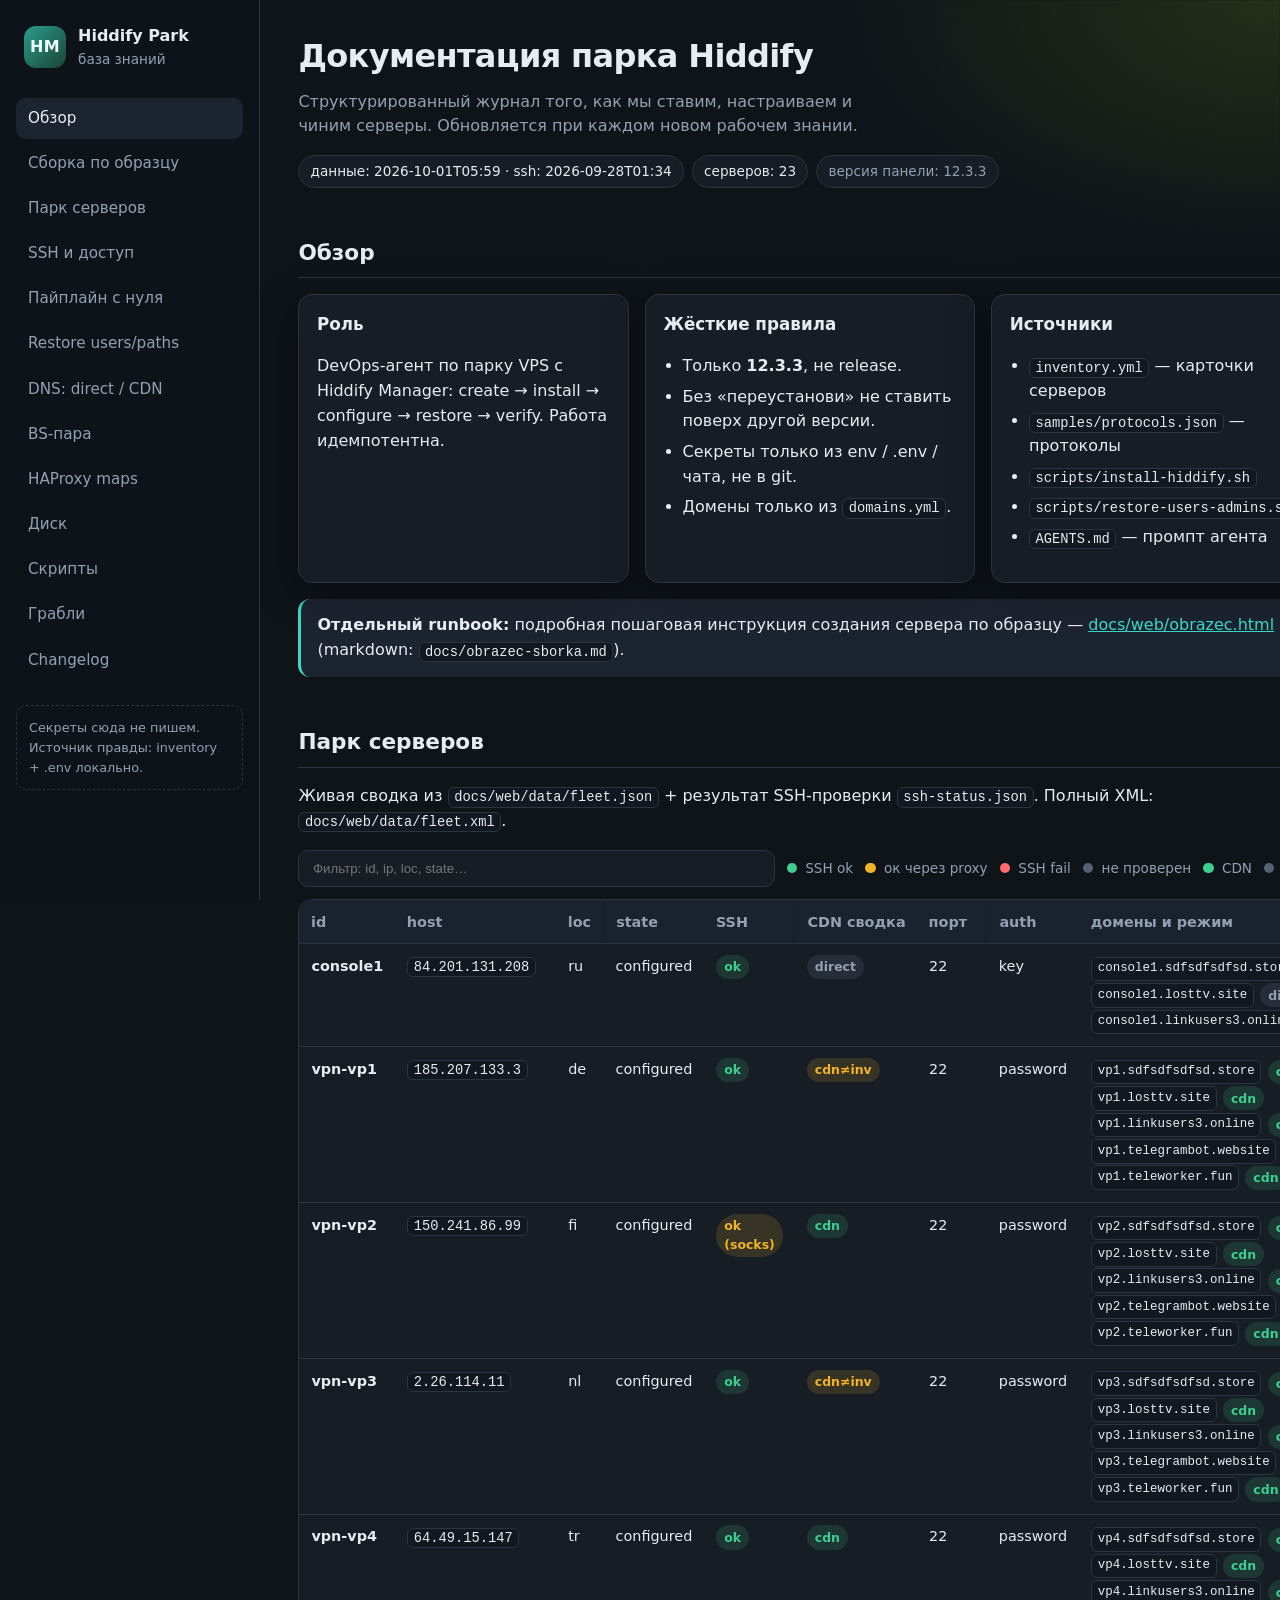
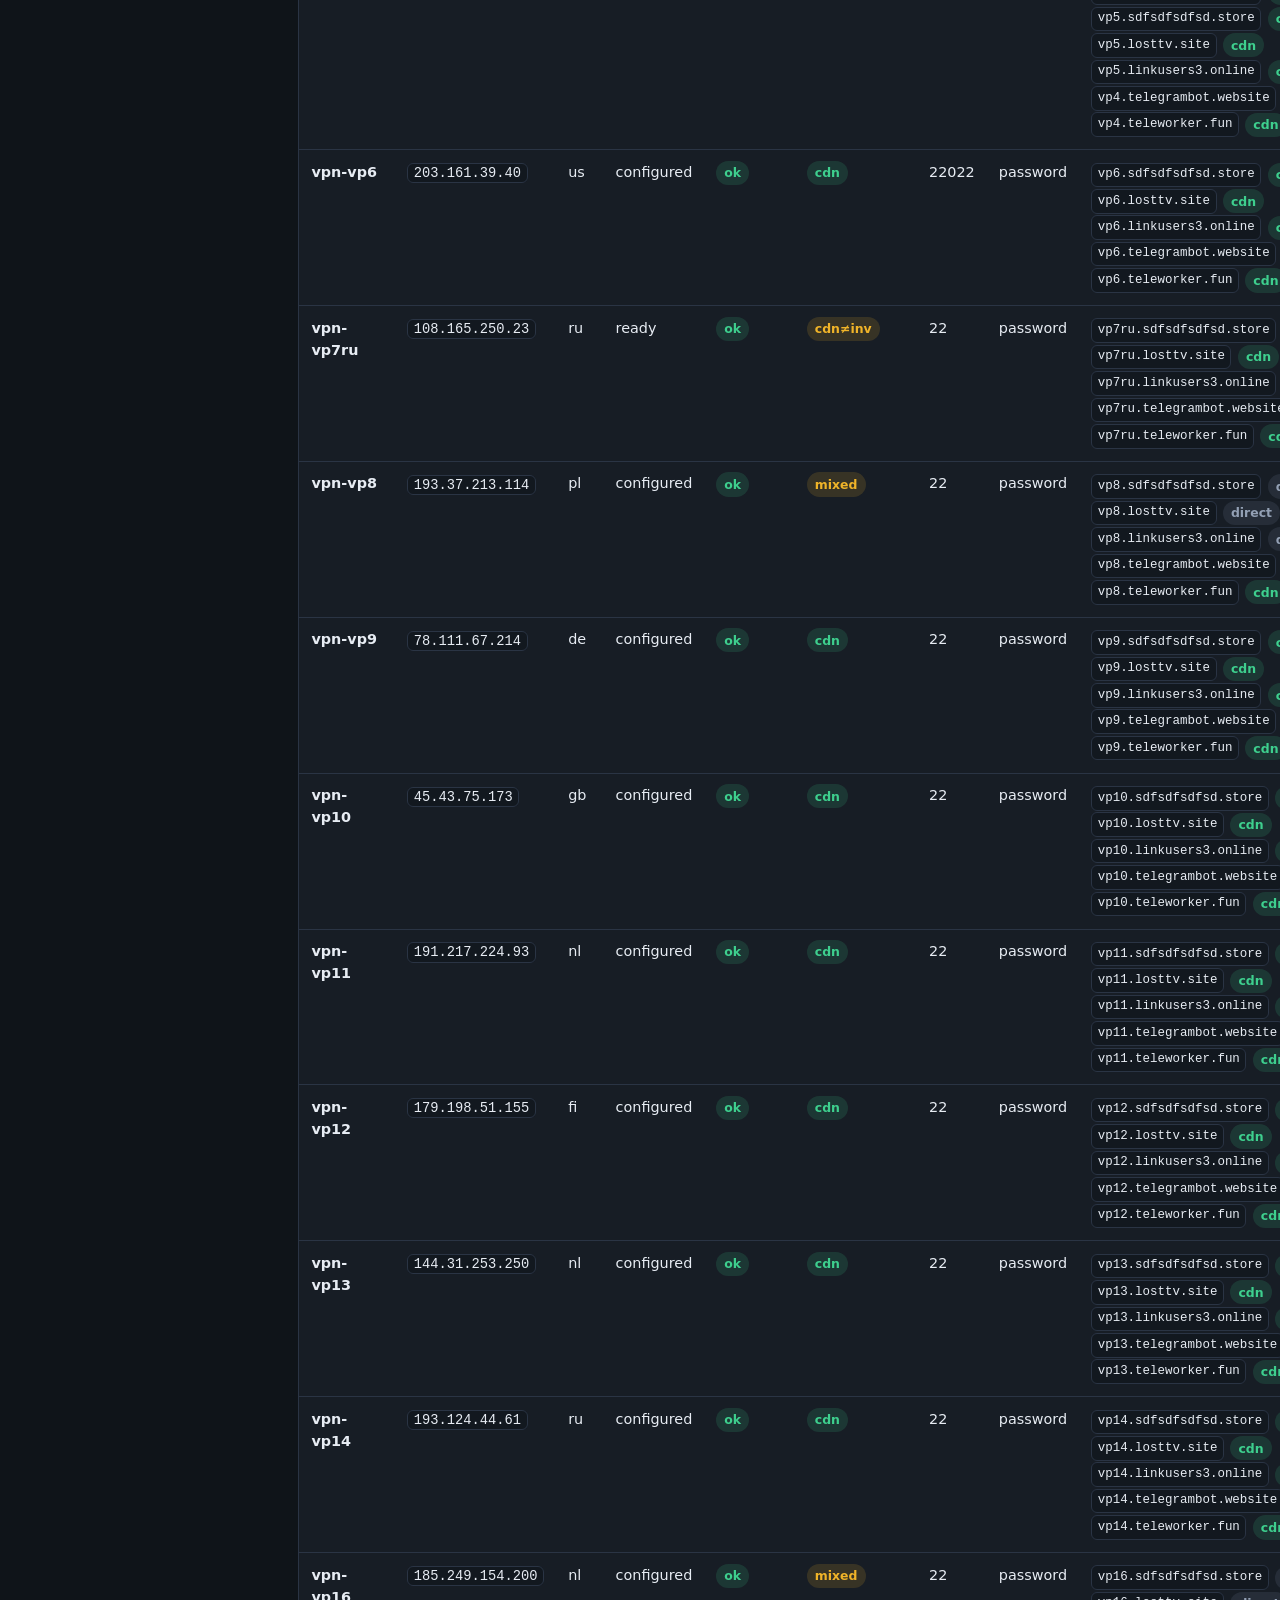
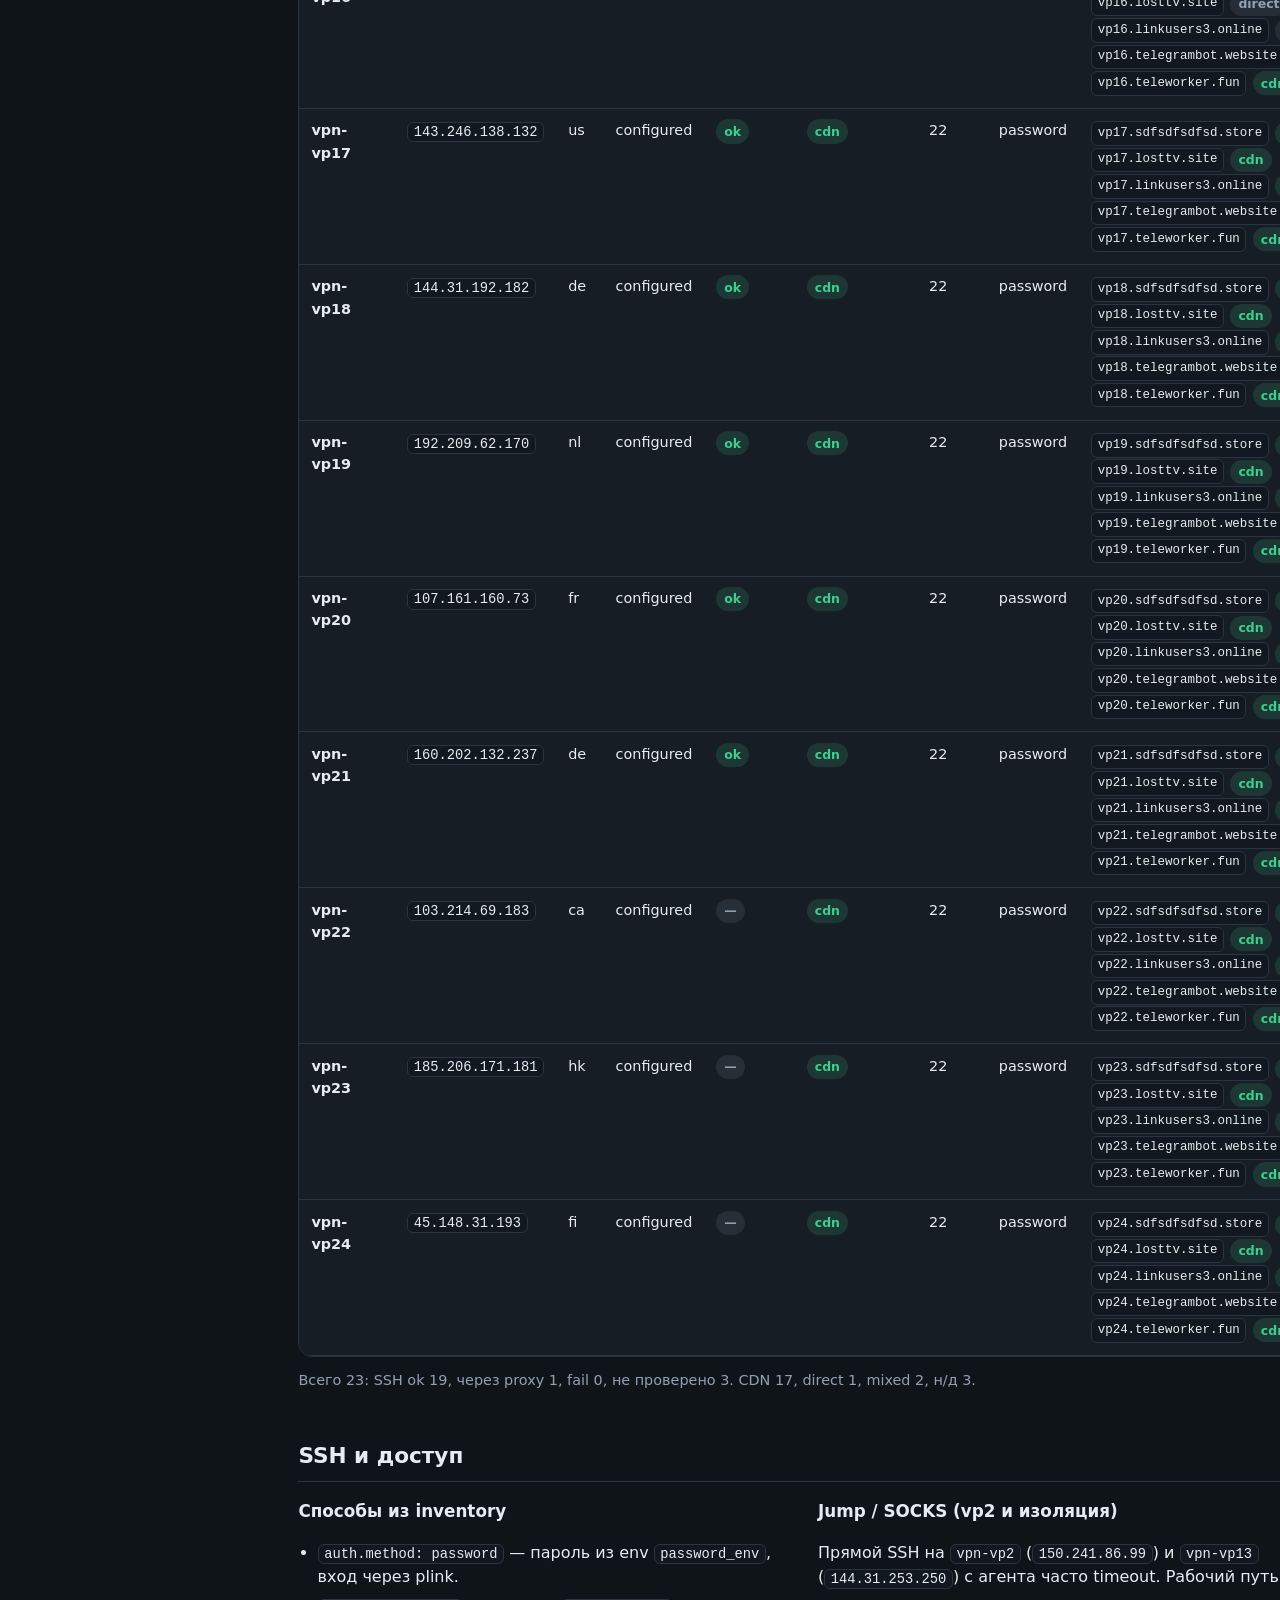
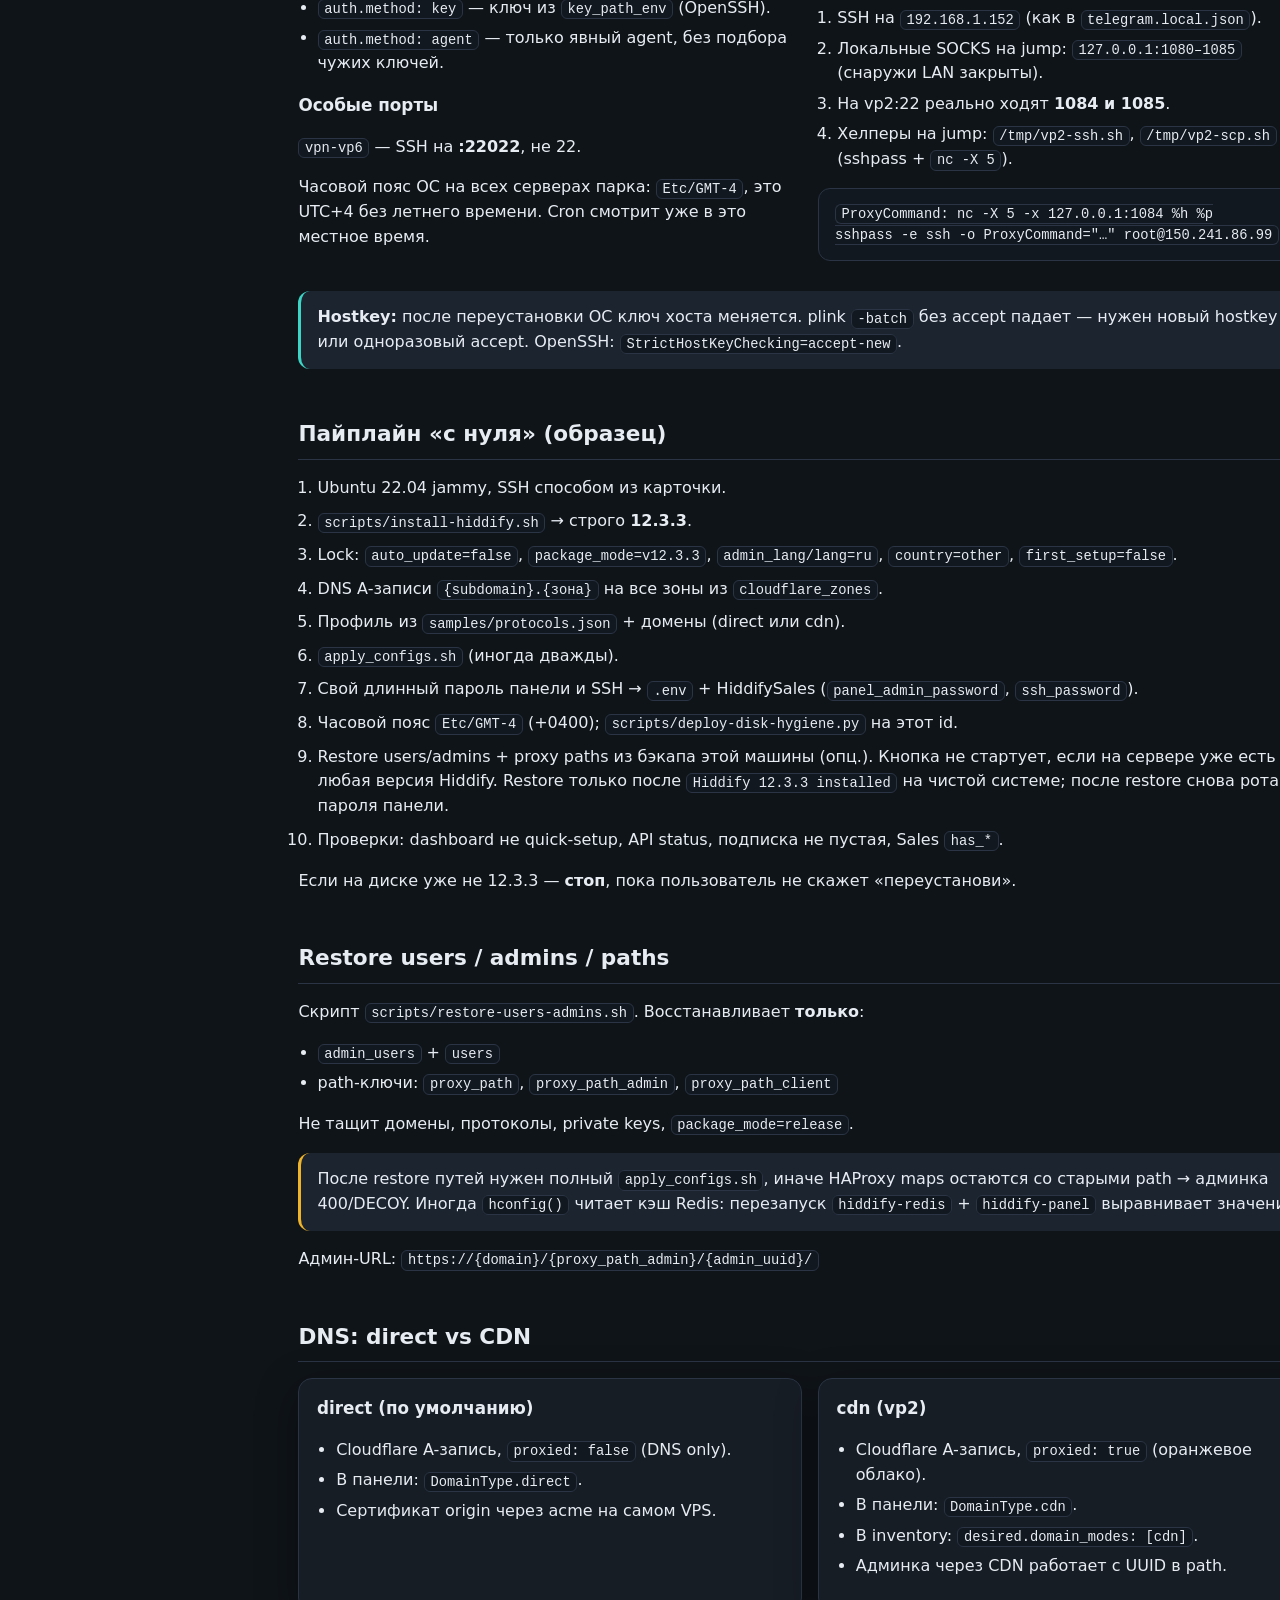
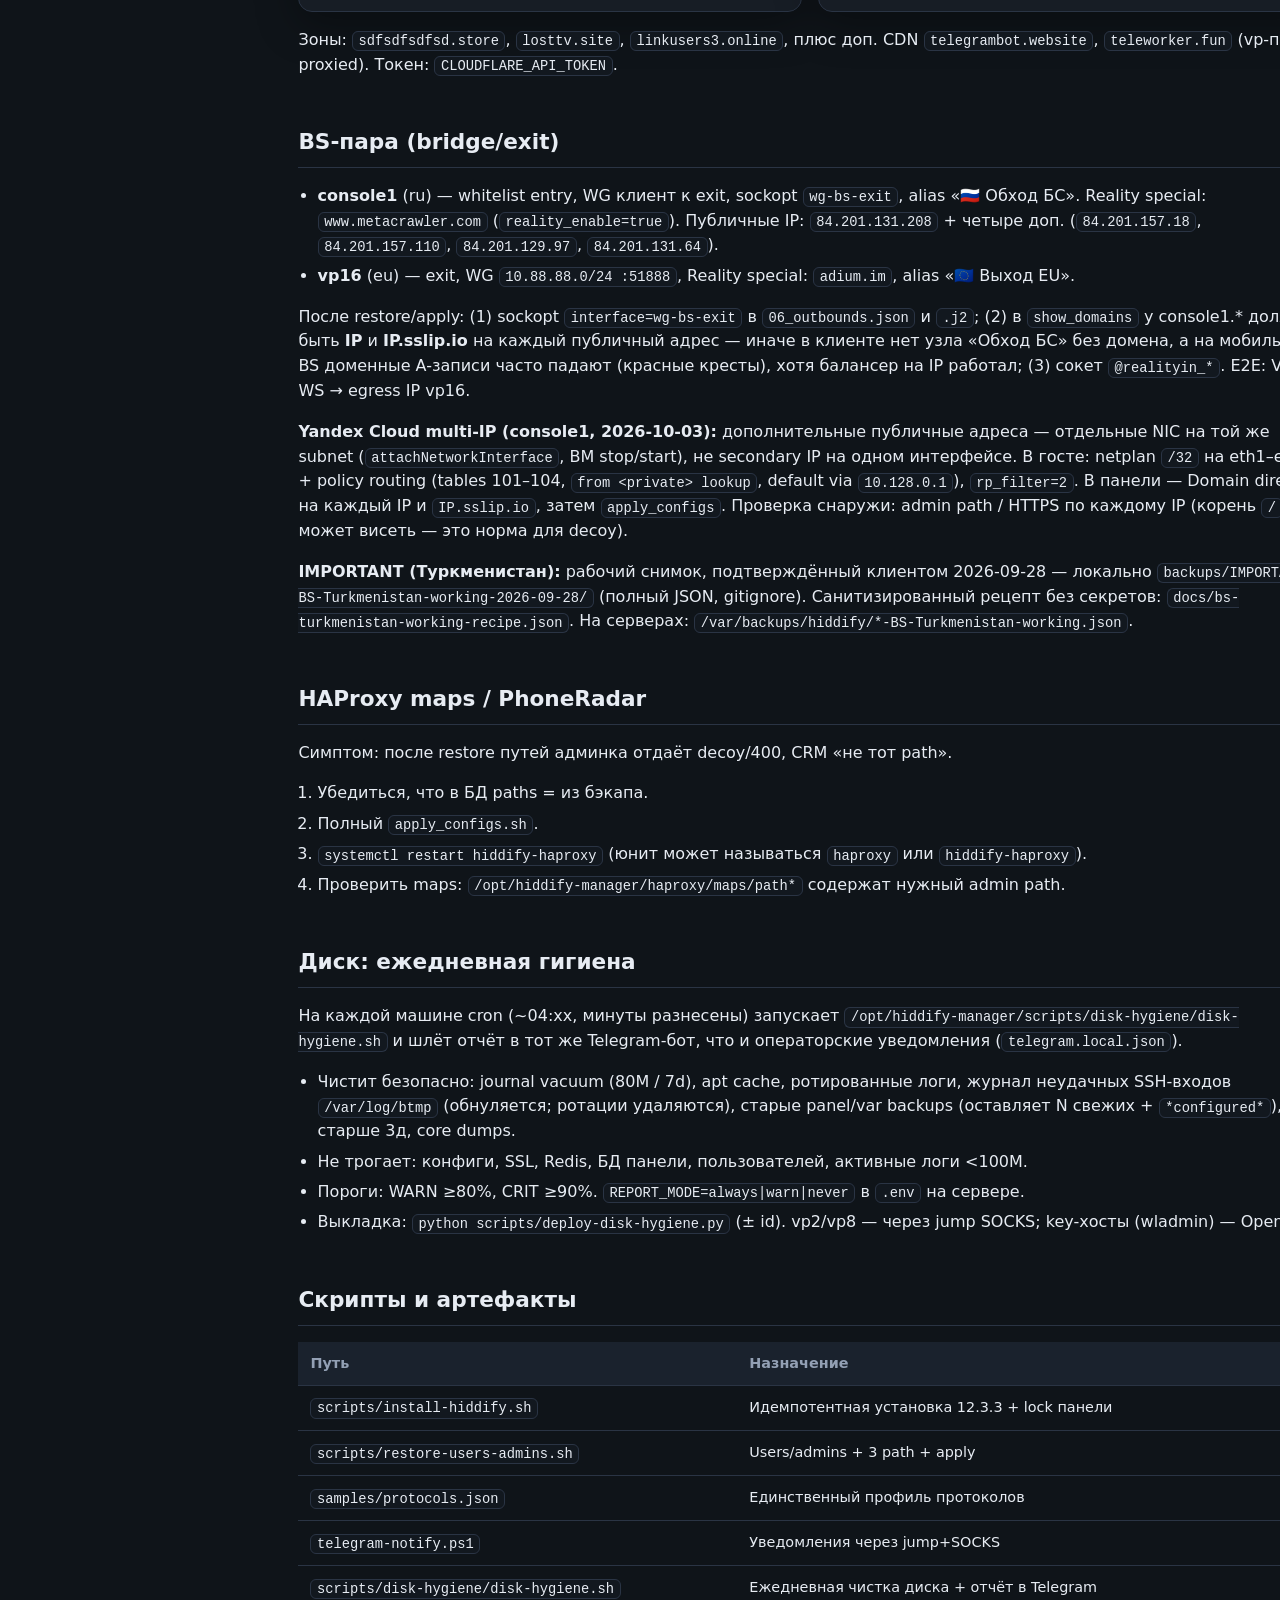
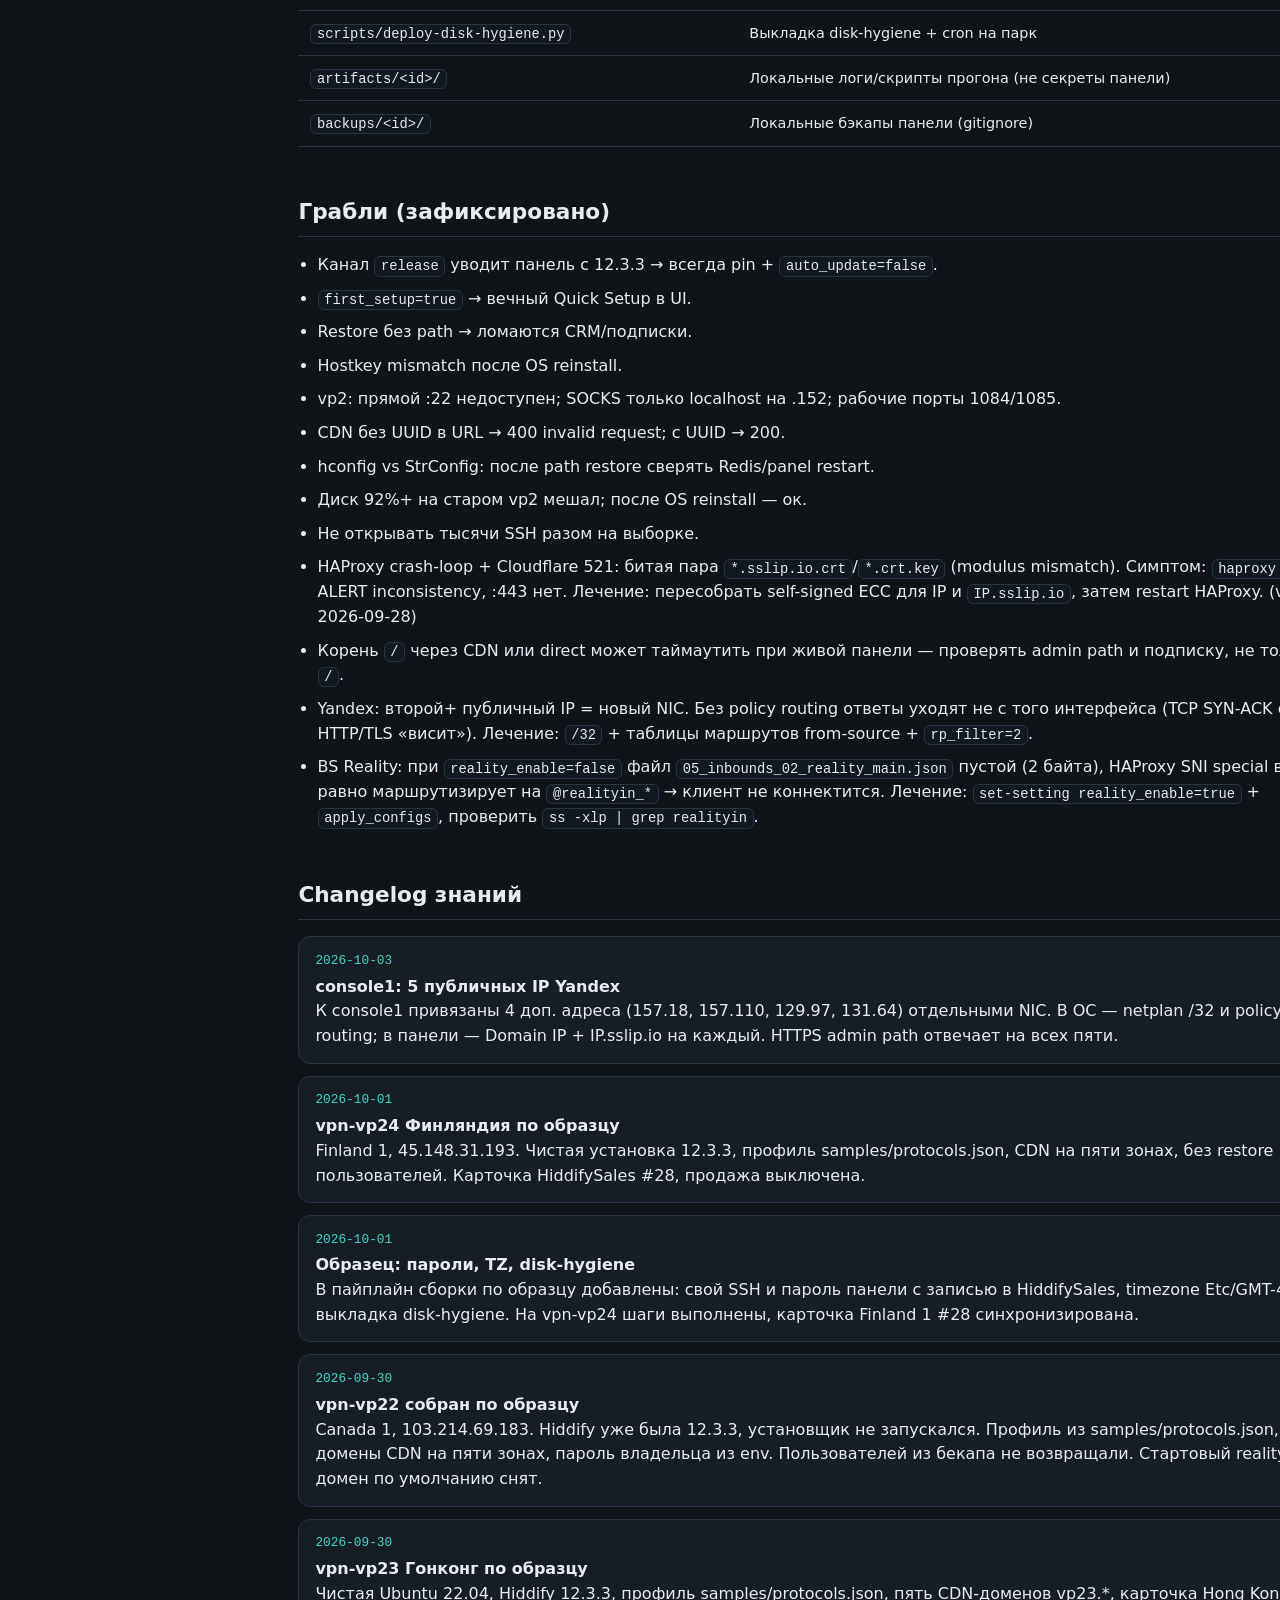
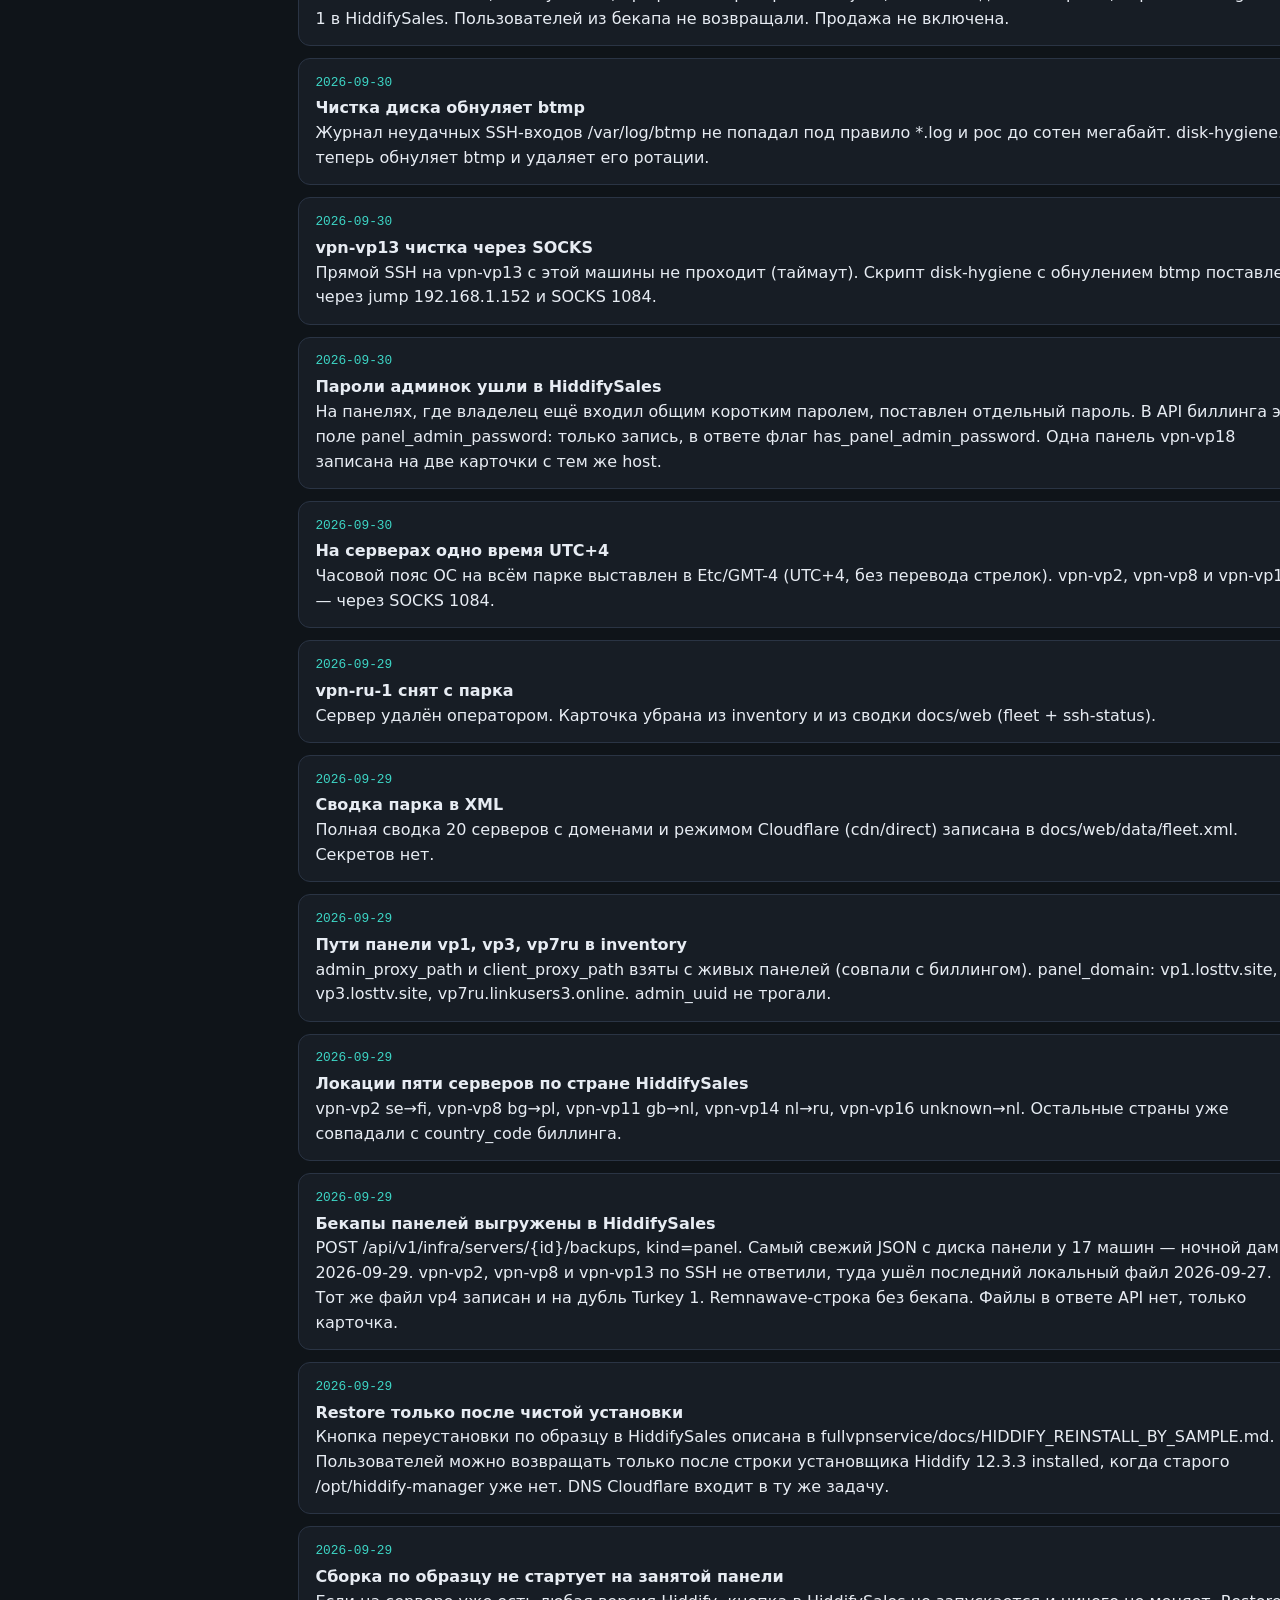
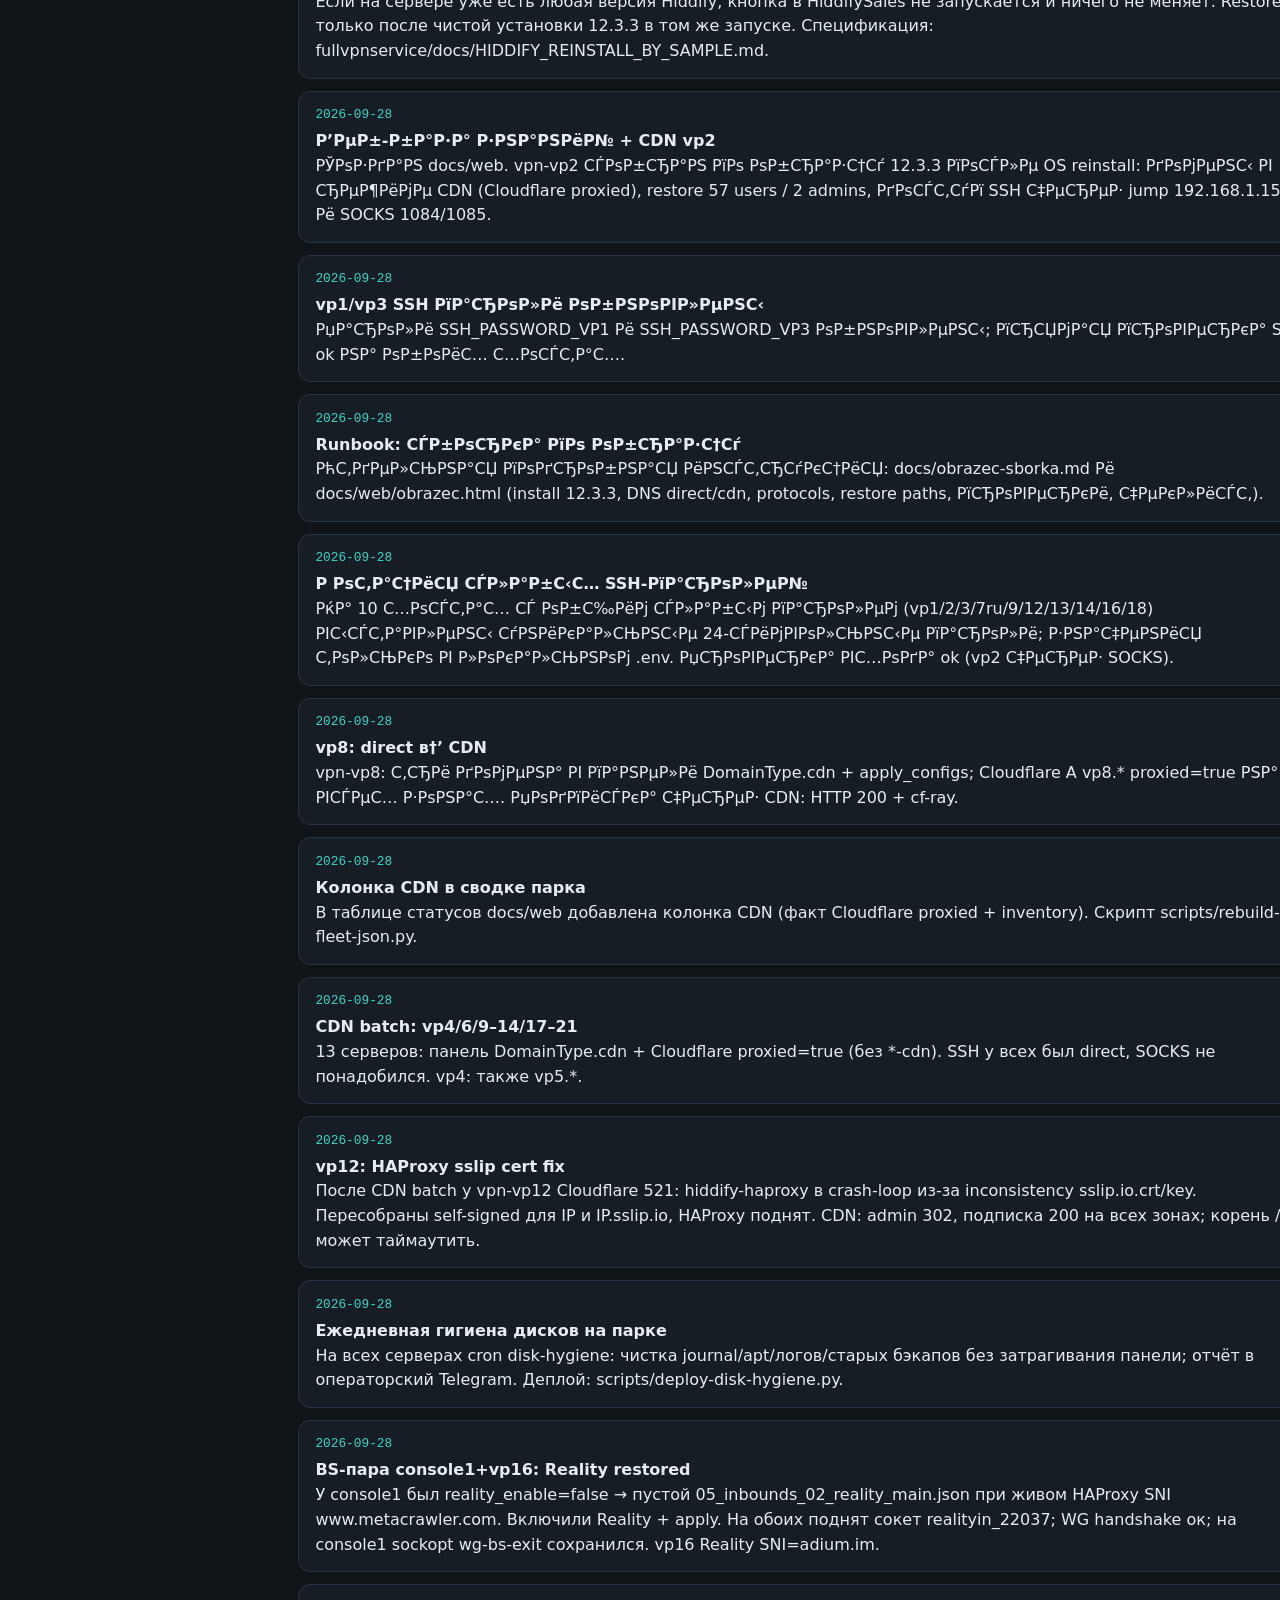
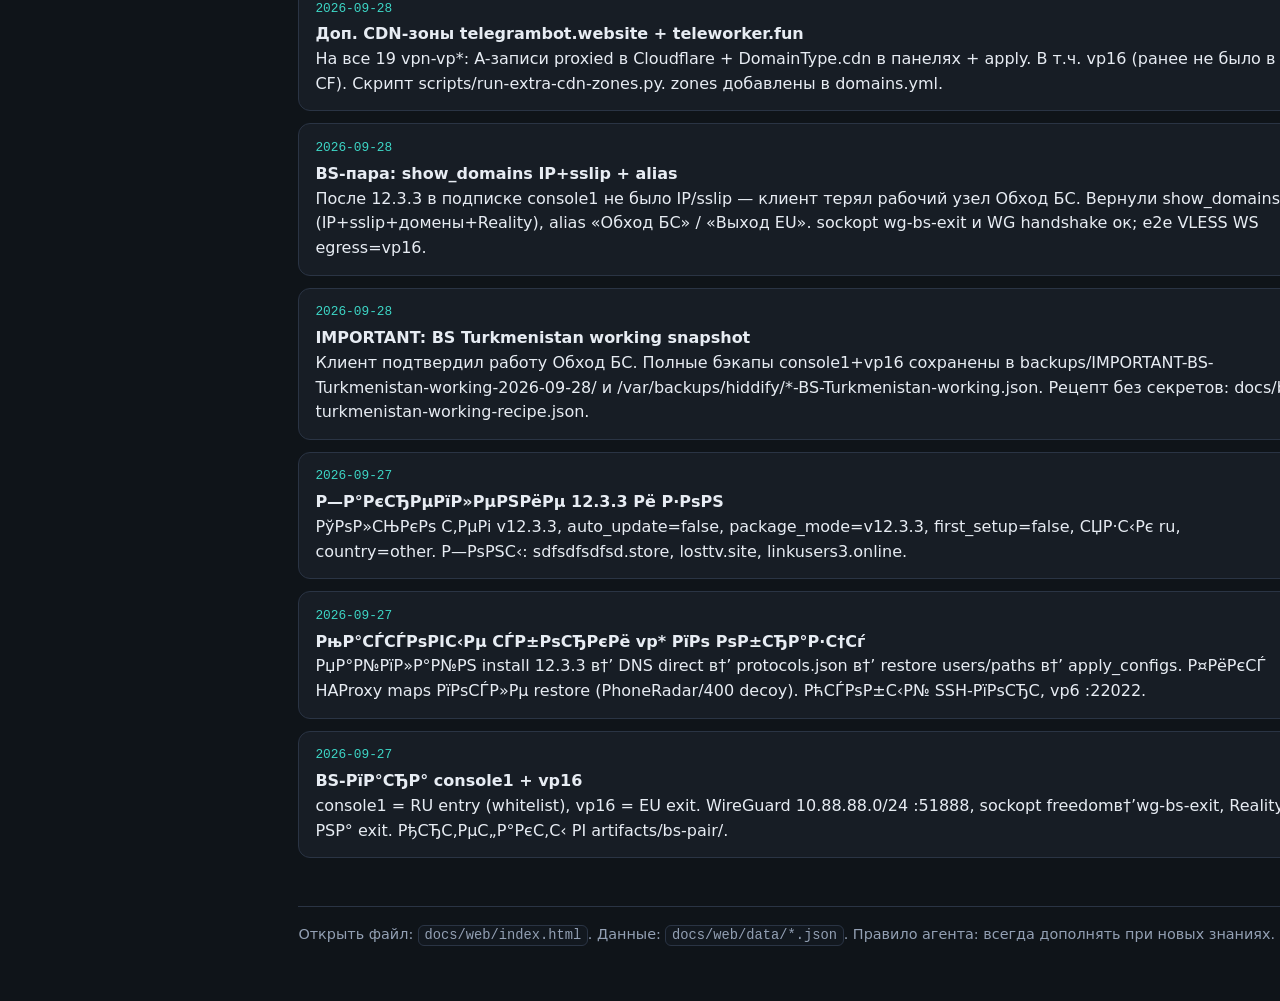
<file: docs/web/index.html>
<!DOCTYPE html>
<html lang="ru">
<head>
  <meta charset="utf-8" />
  <meta name="viewport" content="width=device-width, initial-scale=1" />
  <title>Hiddify Manager — база знаний парка</title>
  <link rel="stylesheet" href="styles.css" />
</head>
<body>
  <div class="layout">
    <aside class="sidebar">
      <div class="brand">
        <div class="brand-mark">HM</div>
        <div>
          <div class="brand-title">Hiddify Park</div>
          <div class="brand-sub">база знаний</div>
        </div>
      </div>
      <nav id="nav">
        <a href="#overview">Обзор</a>
        <a href="obrazec.html">Сборка по образцу</a>
        <a href="#fleet">Парк серверов</a>
        <a href="#ssh">SSH и доступ</a>
        <a href="#pipeline">Пайплайн с нуля</a>
        <a href="#restore">Restore users/paths</a>
        <a href="#dns">DNS: direct / CDN</a>
        <a href="#bs">BS-пара</a>
        <a href="#maps">HAProxy maps</a>
        <a href="#disk">Диск</a>
        <a href="#scripts">Скрипты</a>
        <a href="#pitfalls">Грабли</a>
        <a href="#changelog">Changelog</a>
      </nav>
      <p class="sidebar-note">Секреты сюда не пишем. Источник правды: inventory + .env локально.</p>
    </aside>

    <main class="content">
      <header class="page-header">
        <h1>Документация парка Hiddify</h1>
        <p class="lede">Структурированный журнал того, как мы ставим, настраиваем и чиним серверы. Обновляется при каждом новом рабочем знании.</p>
        <div class="meta-row">
          <span class="pill" id="meta-updated">обновлено…</span>
          <span class="pill" id="meta-count">серверов…</span>
          <span class="pill muted">версия панели: 12.3.3</span>
        </div>
      </header>

      <section id="overview">
        <h2>Обзор</h2>
        <div class="cards">
          <article class="card">
            <h3>Роль</h3>
            <p>DevOps-агент по парку VPS с Hiddify Manager: create → install → configure → restore → verify. Работа идемпотентна.</p>
          </article>
          <article class="card">
            <h3>Жёсткие правила</h3>
            <ul>
              <li>Только <strong>12.3.3</strong>, не release.</li>
              <li>Без «переустанови» не ставить поверх другой версии.</li>
              <li>Секреты только из env / .env / чата, не в git.</li>
              <li>Домены только из <code>domains.yml</code>.</li>
            </ul>
          </article>
          <article class="card">
            <h3>Источники</h3>
            <ul>
              <li><code>inventory.yml</code> — карточки серверов</li>
              <li><code>samples/protocols.json</code> — протоколы</li>
              <li><code>scripts/install-hiddify.sh</code></li>
              <li><code>scripts/restore-users-admins.sh</code></li>
              <li><code>AGENTS.md</code> — промпт агента</li>
            </ul>
          </article>
        </div>
        <div class="callout" style="margin-top:1rem">
          <strong>Отдельный runbook:</strong>
          подробная пошаговая инструкция создания сервера по образцу —
          <a href="obrazec.html" style="color:var(--accent)">docs/web/obrazec.html</a>
          (markdown: <code>docs/obrazec-sborka.md</code>).
        </div>
      </section>

      <section id="fleet">
        <h2>Парк серверов</h2>
        <p>Живая сводка из <code>docs/web/data/fleet.json</code> + результат SSH-проверки <code>ssh-status.json</code>. Полный XML: <code>docs/web/data/fleet.xml</code>.</p>
        <div class="toolbar">
          <input id="filter" type="search" placeholder="Фильтр: id, ip, loc, state…" />
          <div class="legend">
            <span><i class="dot ok"></i> SSH ok</span>
            <span><i class="dot warn"></i> ок через proxy</span>
            <span><i class="dot bad"></i> SSH fail</span>
            <span><i class="dot mute"></i> не проверен</span>
            <span><i class="dot ok"></i> CDN</span>
            <span><i class="dot mute"></i> direct</span>
          </div>
        </div>
        <div class="table-wrap">
          <table id="fleet-table">
            <thead>
              <tr>
                <th>id</th>
                <th>host</th>
                <th>loc</th>
                <th>state</th>
                <th>SSH</th>
                <th>CDN сводка</th>
                <th>порт</th>
                <th>auth</th>
                <th>домены и режим</th>
                <th>заметка</th>
              </tr>
            </thead>
            <tbody></tbody>
          </table>
        </div>
        <div id="fleet-summary" class="summary-bar"></div>
      </section>

      <section id="ssh">
        <h2>SSH и доступ</h2>
        <div class="grid-2">
          <div>
            <h3>Способы из inventory</h3>
            <ul>
              <li><code>auth.method: password</code> — пароль из env <code>password_env</code>, вход через plink.</li>
              <li><code>auth.method: key</code> — ключ из <code>key_path_env</code> (OpenSSH).</li>
              <li><code>auth.method: agent</code> — только явный agent, без подбора чужих ключей.</li>
            </ul>
            <h3>Особые порты</h3>
            <p><code>vpn-vp6</code> — SSH на <strong>:22022</strong>, не 22.</p>
            <p>Часовой пояс ОС на всех серверах парка: <code>Etc/GMT-4</code>, это UTC+4 без летнего времени. Cron смотрит уже в это местное время.</p>
          </div>
          <div>
            <h3>Jump / SOCKS (vp2 и изоляция)</h3>
            <p>Прямой SSH на <code>vpn-vp2</code> (<code>150.241.86.99</code>) и <code>vpn-vp13</code> (<code>144.31.253.250</code>) с агента часто timeout. Рабочий путь:</p>
            <ol>
              <li>SSH на <code>192.168.1.152</code> (как в <code>telegram.local.json</code>).</li>
              <li>Локальные SOCKS на jump: <code>127.0.0.1:1080–1085</code> (снаружи LAN закрыты).</li>
              <li>На vp2:22 реально ходят <strong>1084 и 1085</strong>.</li>
              <li>Хелперы на jump: <code>/tmp/vp2-ssh.sh</code>, <code>/tmp/vp2-scp.sh</code> (sshpass + <code>nc -X 5</code>).</li>
            </ol>
            <pre><code>ProxyCommand: nc -X 5 -x 127.0.0.1:1084 %h %p
sshpass -e ssh -o ProxyCommand="…" root@150.241.86.99</code></pre>
          </div>
        </div>
        <div class="callout">
          <strong>Hostkey:</strong> после переустановки ОС ключ хоста меняется. plink <code>-batch</code> без accept падает — нужен новый hostkey или одноразовый accept. OpenSSH: <code>StrictHostKeyChecking=accept-new</code>.
        </div>
      </section>

      <section id="pipeline">
        <h2>Пайплайн «с нуля» (образец)</h2>
        <ol class="steps">
          <li>Ubuntu 22.04 jammy, SSH способом из карточки.</li>
          <li><code>scripts/install-hiddify.sh</code> → строго <strong>12.3.3</strong>.</li>
          <li>Lock: <code>auto_update=false</code>, <code>package_mode=v12.3.3</code>, <code>admin_lang/lang=ru</code>, <code>country=other</code>, <code>first_setup=false</code>.</li>
          <li>DNS A-записи <code>{subdomain}.{зона}</code> на все зоны из <code>cloudflare_zones</code>.</li>
          <li>Профиль из <code>samples/protocols.json</code> + домены (direct или cdn).</li>
          <li><code>apply_configs.sh</code> (иногда дважды).</li>
          <li>Свой длинный пароль панели и SSH → <code>.env</code> + HiddifySales (<code>panel_admin_password</code>, <code>ssh_password</code>).</li>
          <li>Часовой пояс <code>Etc/GMT-4</code> (+0400); <code>scripts/deploy-disk-hygiene.py</code> на этот id.</li>
          <li>Restore users/admins + proxy paths из бэкапа этой машины (опц.). Кнопка не стартует, если на сервере уже есть любая версия Hiddify. Restore только после <code>Hiddify 12.3.3 installed</code> на чистой системе; после restore снова ротация пароля панели.</li>
          <li>Проверки: dashboard не quick-setup, API status, подписка не пустая, Sales <code>has_*</code>.</li>
        </ol>
        <p>Если на диске уже не 12.3.3 — <strong>стоп</strong>, пока пользователь не скажет «переустанови».</p>
      </section>

      <section id="restore">
        <h2>Restore users / admins / paths</h2>
        <p>Скрипт <code>scripts/restore-users-admins.sh</code>. Восстанавливает <strong>только</strong>:</p>
        <ul>
          <li><code>admin_users</code> + <code>users</code></li>
          <li>path-ключи: <code>proxy_path</code>, <code>proxy_path_admin</code>, <code>proxy_path_client</code></li>
        </ul>
        <p>Не тащит домены, протоколы, private keys, <code>package_mode=release</code>.</p>
        <div class="callout warn">
          После restore путей нужен полный <code>apply_configs.sh</code>, иначе HAProxy maps остаются со старыми path → админка 400/DECOY.
          Иногда <code>hconfig()</code> читает кэш Redis: перезапуск <code>hiddify-redis</code> + <code>hiddify-panel</code> выравнивает значение.
        </div>
        <p>Админ-URL: <code>https://{domain}/{proxy_path_admin}/{admin_uuid}/</code></p>
      </section>

      <section id="dns">
        <h2>DNS: direct vs CDN</h2>
        <div class="grid-2">
          <div class="card">
            <h3>direct (по умолчанию)</h3>
            <ul>
              <li>Cloudflare A-запись, <code>proxied: false</code> (DNS only).</li>
              <li>В панели: <code>DomainType.direct</code>.</li>
              <li>Сертификат origin через acme на самом VPS.</li>
            </ul>
          </div>
          <div class="card">
            <h3>cdn (vp2)</h3>
            <ul>
              <li>Cloudflare A-запись, <code>proxied: true</code> (оранжевое облако).</li>
              <li>В панели: <code>DomainType.cdn</code>.</li>
              <li>В inventory: <code>desired.domain_modes: [cdn]</code>.</li>
              <li>Админка через CDN работает с UUID в path.</li>
            </ul>
          </div>
        </div>
        <p>Зоны: <code>sdfsdfsdfsd.store</code>, <code>losttv.site</code>, <code>linkusers3.online</code>, плюс доп. CDN <code>telegrambot.website</code>, <code>teleworker.fun</code> (vp-парк, proxied). Токен: <code>CLOUDFLARE_API_TOKEN</code>.</p>
      </section>

      <section id="bs">
        <h2>BS-пара (bridge/exit)</h2>
        <ul>
          <li><strong>console1</strong> (ru) — whitelist entry, WG клиент к exit, sockopt <code>wg-bs-exit</code>, alias «🇷🇺 Обход БС». Reality special: <code>www.metacrawler.com</code> (<code>reality_enable=true</code>). Публичные IP: <code>84.201.131.208</code> + четыре доп. (<code>84.201.157.18</code>, <code>84.201.157.110</code>, <code>84.201.129.97</code>, <code>84.201.131.64</code>).</li>
          <li><strong>vp16</strong> (eu) — exit, WG <code>10.88.88.0/24 :51888</code>, Reality special: <code>adium.im</code>, alias «🇪🇺 Выход EU».</li>
        </ul>
        <p>После restore/apply: (1) sockopt <code>interface=wg-bs-exit</code> в <code>06_outbounds.json</code> и <code>.j2</code>; (2) в <code>show_domains</code> у console1.* должны быть <strong>IP</strong> и <strong>IP.sslip.io</strong> на каждый публичный адрес — иначе в клиенте нет узла «Обход БС» без домена, а на мобильном BS доменные A-записи часто падают (красные кресты), хотя балансер на IP работал; (3) сокет <code>@realityin_*</code>. E2E: VLESS WS → egress IP vp16.</p>
        <p><strong>Yandex Cloud multi-IP (console1, 2026-10-03):</strong> дополнительные публичные адреса — отдельные NIC на той же subnet (<code>attachNetworkInterface</code>, ВМ stop/start), не secondary IP на одном интерфейсе. В госте: netplan <code>/32</code> на eth1–eth4 + policy routing (tables 101–104, <code>from &lt;private&gt; lookup</code>, default via <code>10.128.0.1</code>), <code>rp_filter=2</code>. В панели — Domain direct на каждый IP и <code>IP.sslip.io</code>, затем <code>apply_configs</code>. Проверка снаружи: admin path / HTTPS по каждому IP (корень <code>/</code> может висеть — это норма для decoy).</p>
        <p><strong>IMPORTANT (Туркменистан):</strong> рабочий снимок, подтверждённый клиентом 2026-09-28 — локально <code>backups/IMPORTANT-BS-Turkmenistan-working-2026-09-28/</code> (полный JSON, gitignore). Санитизированный рецепт без секретов: <code>docs/bs-turkmenistan-working-recipe.json</code>. На серверах: <code>/var/backups/hiddify/*-BS-Turkmenistan-working.json</code>.</p>
      </section>

      <section id="maps">
        <h2>HAProxy maps / PhoneRadar</h2>
        <p>Симптом: после restore путей админка отдаёт decoy/400, CRM «не тот path».</p>
        <ol>
          <li>Убедиться, что в БД paths = из бэкапа.</li>
          <li>Полный <code>apply_configs.sh</code>.</li>
          <li><code>systemctl restart hiddify-haproxy</code> (юнит может называться <code>haproxy</code> или <code>hiddify-haproxy</code>).</li>
          <li>Проверить maps: <code>/opt/hiddify-manager/haproxy/maps/path*</code> содержат нужный admin path.</li>
        </ol>
      </section>

      <section id="disk">
        <h2>Диск: ежедневная гигиена</h2>
        <p>На каждой машине cron (~04:xx, минуты разнесены) запускает <code>/opt/hiddify-manager/scripts/disk-hygiene/disk-hygiene.sh</code> и шлёт отчёт в тот же Telegram-бот, что и операторские уведомления (<code>telegram.local.json</code>).</p>
        <ul>
          <li>Чистит безопасно: journal vacuum (80M / 7d), apt cache, ротированные логи, журнал неудачных SSH-входов <code>/var/log/btmp</code> (обнуляется; ротации удаляются), старые panel/var backups (оставляет N свежих + <code>*configured*</code>), tmp старше 3д, core dumps.</li>
          <li>Не трогает: конфиги, SSL, Redis, БД панели, пользователей, активные логи &lt;100M.</li>
          <li>Пороги: WARN ≥80%, CRIT ≥90%. <code>REPORT_MODE=always|warn|never</code> в <code>.env</code> на сервере.</li>
          <li>Выкладка: <code>python scripts/deploy-disk-hygiene.py</code> (± id). vp2/vp8 — через jump SOCKS; key-хосты (wladmin) — OpenSSH.</li>
        </ul>
      </section>

      <section id="scripts">
        <h2>Скрипты и артефакты</h2>
        <table>
          <thead><tr><th>Путь</th><th>Назначение</th></tr></thead>
          <tbody>
            <tr><td><code>scripts/install-hiddify.sh</code></td><td>Идемпотентная установка 12.3.3 + lock панели</td></tr>
            <tr><td><code>scripts/restore-users-admins.sh</code></td><td>Users/admins + 3 path + apply</td></tr>
            <tr><td><code>samples/protocols.json</code></td><td>Единственный профиль протоколов</td></tr>
            <tr><td><code>telegram-notify.ps1</code></td><td>Уведомления через jump+SOCKS</td></tr>
            <tr><td><code>scripts/disk-hygiene/disk-hygiene.sh</code></td><td>Ежедневная чистка диска + отчёт в Telegram</td></tr>
            <tr><td><code>scripts/deploy-disk-hygiene.py</code></td><td>Выкладка disk-hygiene + cron на парк</td></tr>
            <tr><td><code>artifacts/&lt;id&gt;/</code></td><td>Локальные логи/скрипты прогона (не секреты панели)</td></tr>
            <tr><td><code>backups/&lt;id&gt;/</code></td><td>Локальные бэкапы панели (gitignore)</td></tr>
          </tbody>
        </table>
      </section>

      <section id="pitfalls">
        <h2>Грабли (зафиксировано)</h2>
        <ul class="pitfalls">
          <li>Канал <code>release</code> уводит панель с 12.3.3 → всегда pin + <code>auto_update=false</code>.</li>
          <li><code>first_setup=true</code> → вечный Quick Setup в UI.</li>
          <li>Restore без path → ломаются CRM/подписки.</li>
          <li>Hostkey mismatch после OS reinstall.</li>
          <li>vp2: прямой :22 недоступен; SOCKS только localhost на .152; рабочие порты 1084/1085.</li>
          <li>CDN без UUID в URL → 400 invalid request; с UUID → 200.</li>
          <li>hconfig vs StrConfig: после path restore сверять Redis/panel restart.</li>
          <li>Диск 92%+ на старом vp2 мешал; после OS reinstall — ок.</li>
          <li>Не открывать тысячи SSH разом на выборке.</li>
          <li>HAProxy crash-loop + Cloudflare 521: битая пара <code>*.sslip.io.crt</code>/<code>*.crt.key</code> (modulus mismatch). Симптом: <code>haproxy -c</code> ALERT inconsistency, :443 нет. Лечение: пересобрать self-signed ECC для IP и <code>IP.sslip.io</code>, затем restart HAProxy. (vp12, 2026-09-28)</li>
          <li>Корень <code>/</code> через CDN или direct может таймаутить при живой панели — проверять admin path и подписку, не только <code>/</code>.</li>
          <li>Yandex: второй+ публичный IP = новый NIC. Без policy routing ответы уходят не с того интерфейса (TCP SYN-ACK есть, HTTP/TLS «висит»). Лечение: <code>/32</code> + таблицы маршрутов from-source + <code>rp_filter=2</code>.</li>
          <li>BS Reality: при <code>reality_enable=false</code> файл <code>05_inbounds_02_reality_main.json</code> пустой (2 байта), HAProxy SNI special всё равно маршрутизирует на <code>@realityin_*</code> → клиент не коннектится. Лечение: <code>set-setting reality_enable=true</code> + <code>apply_configs</code>, проверить <code>ss -xlp | grep realityin</code>.</li>
        </ul>
      </section>

      <section id="changelog">
        <h2>Changelog знаний</h2>
        <div id="changelog-list" class="timeline"></div>
      </section>

      <footer class="page-footer">
        Открыть файл: <code>docs/web/index.html</code>. Данные: <code>docs/web/data/*.json</code>. Правило агента: всегда дополнять при новых знаниях.
      </footer>
    </main>
  </div>
  <script src="app.js"></script>
</body>
</html>
</file>
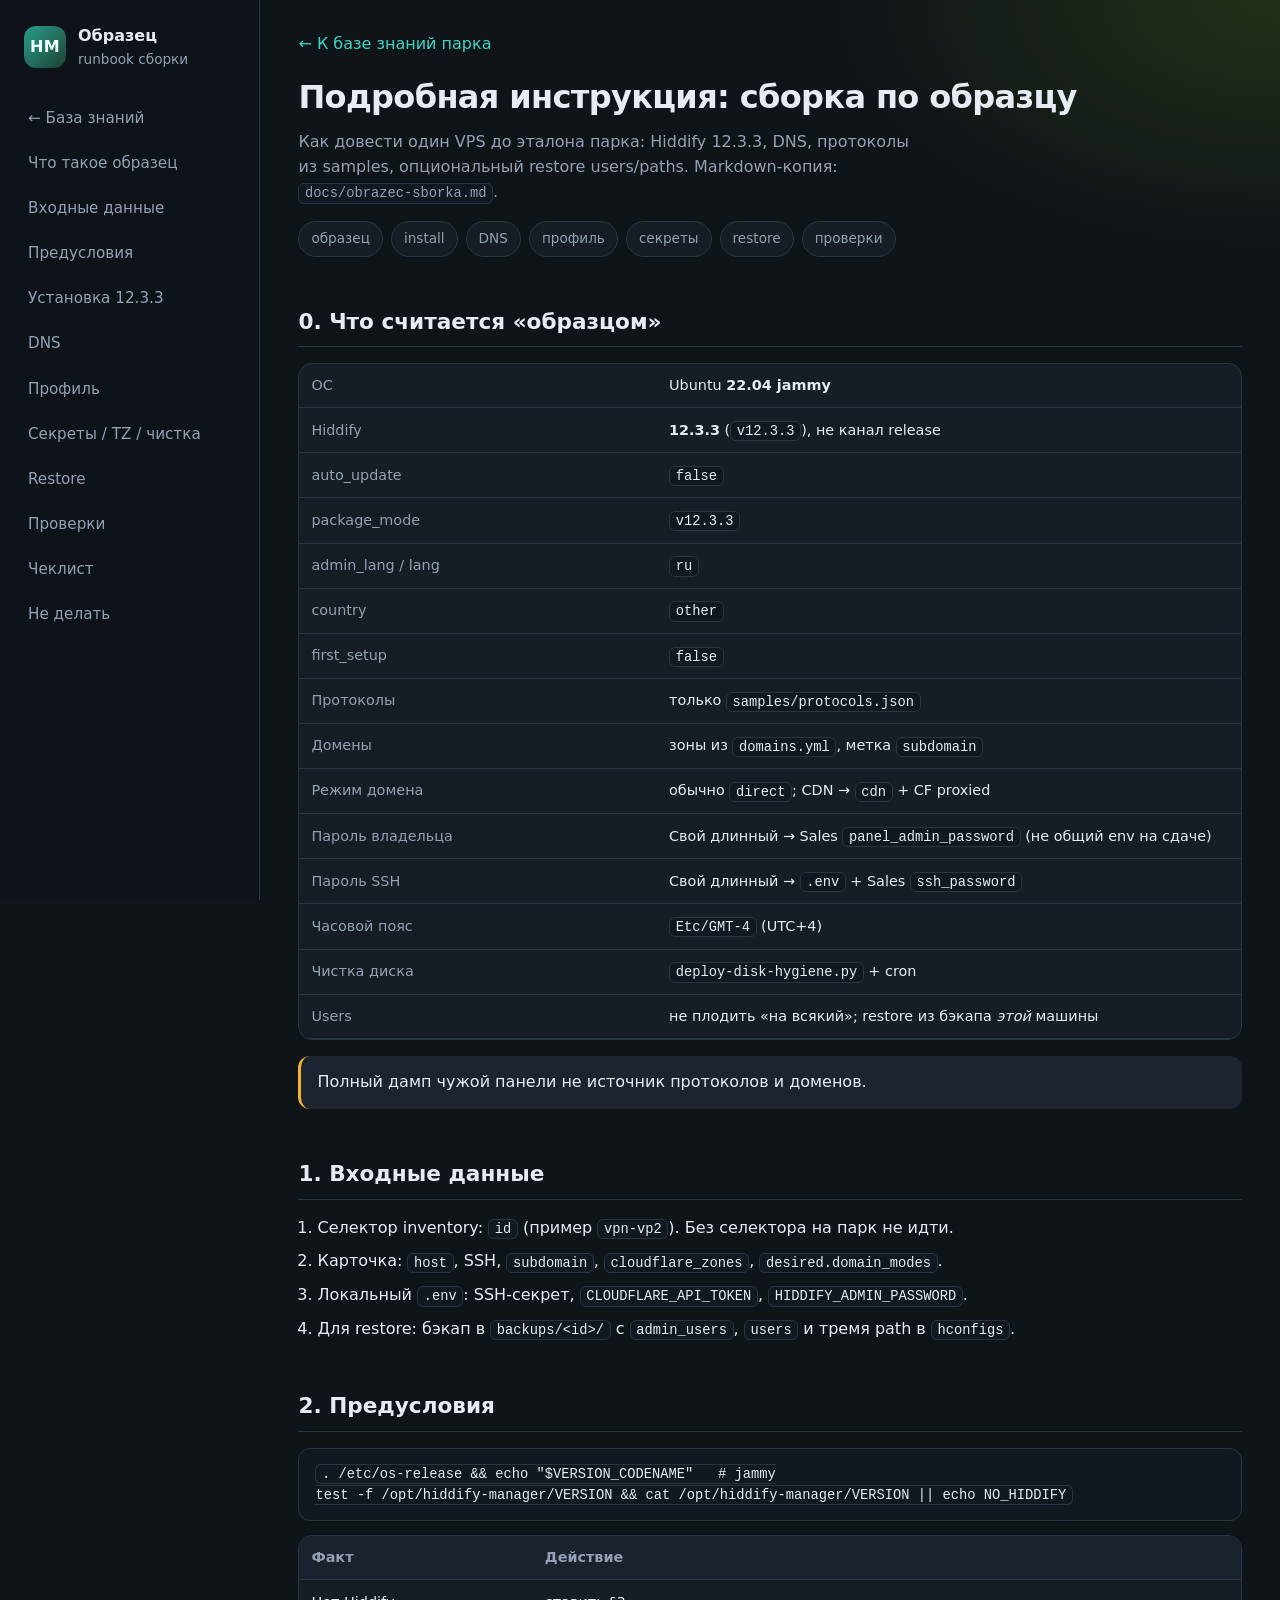
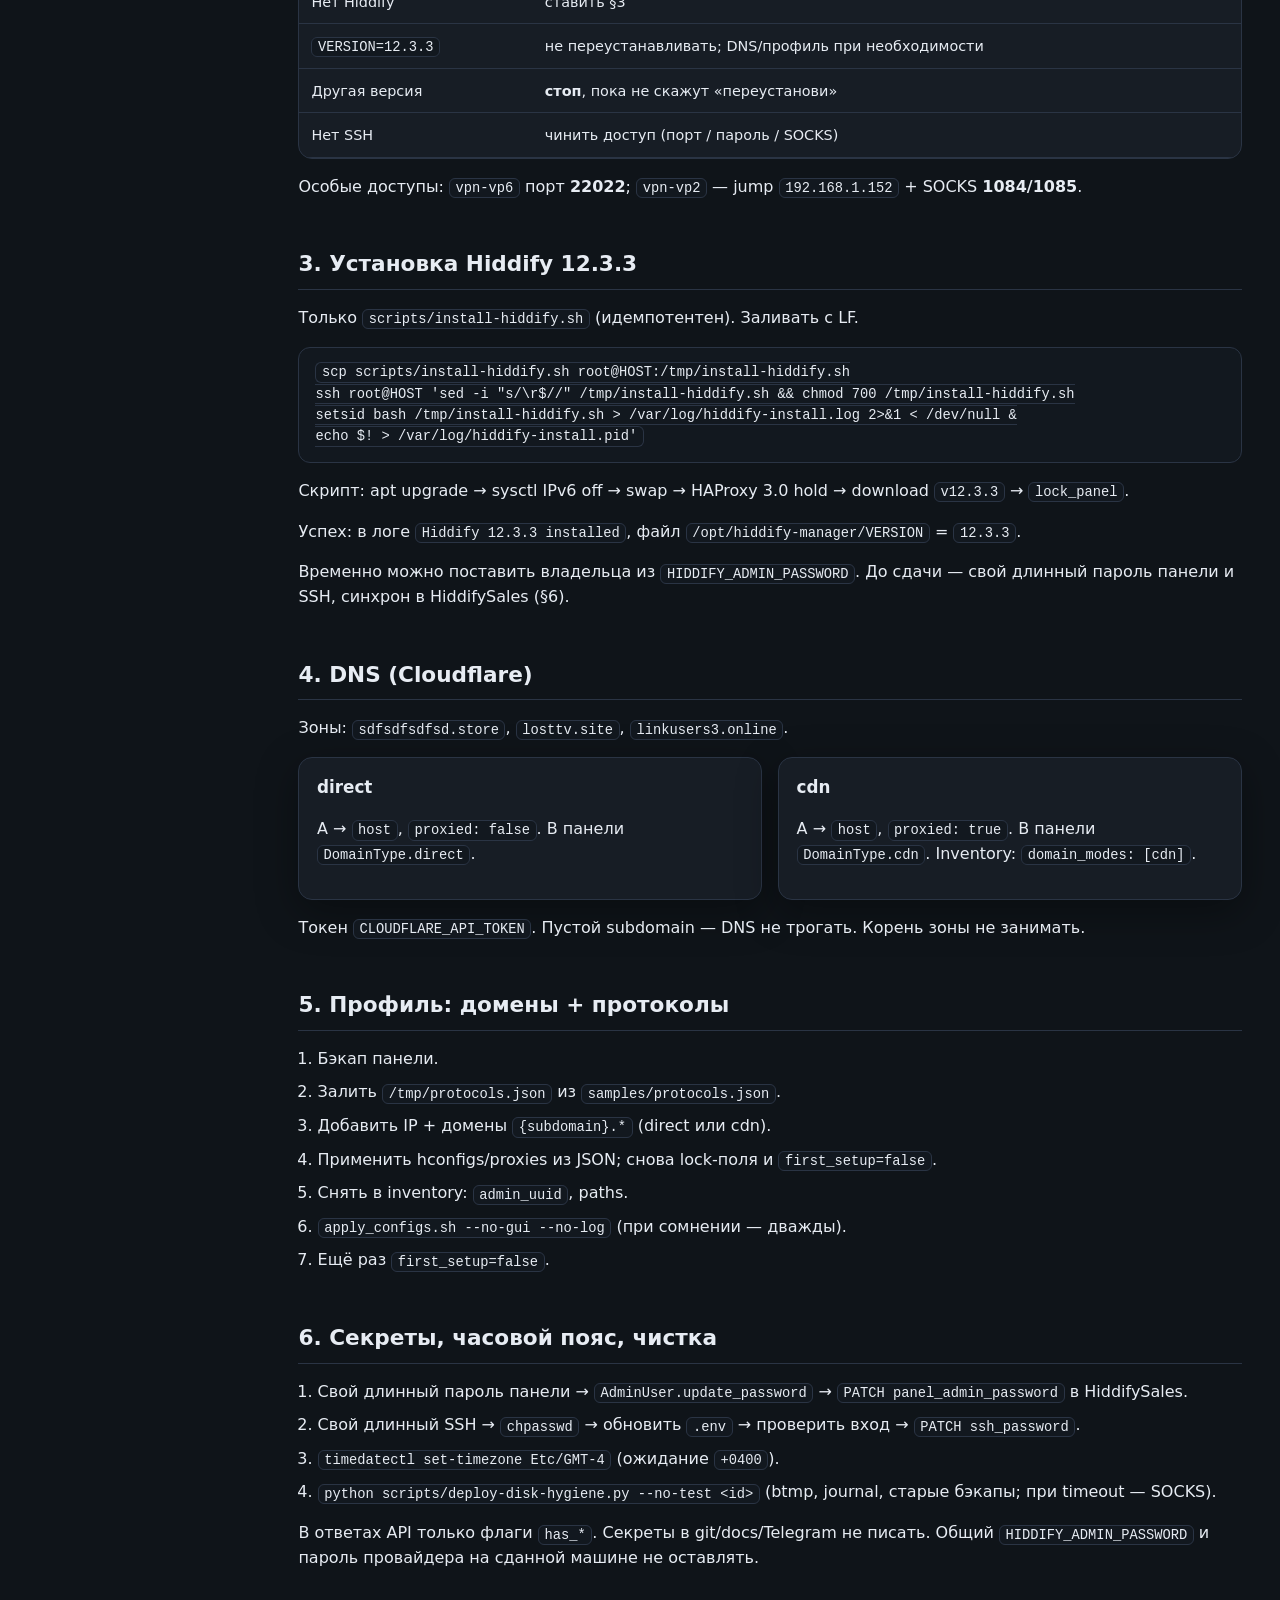
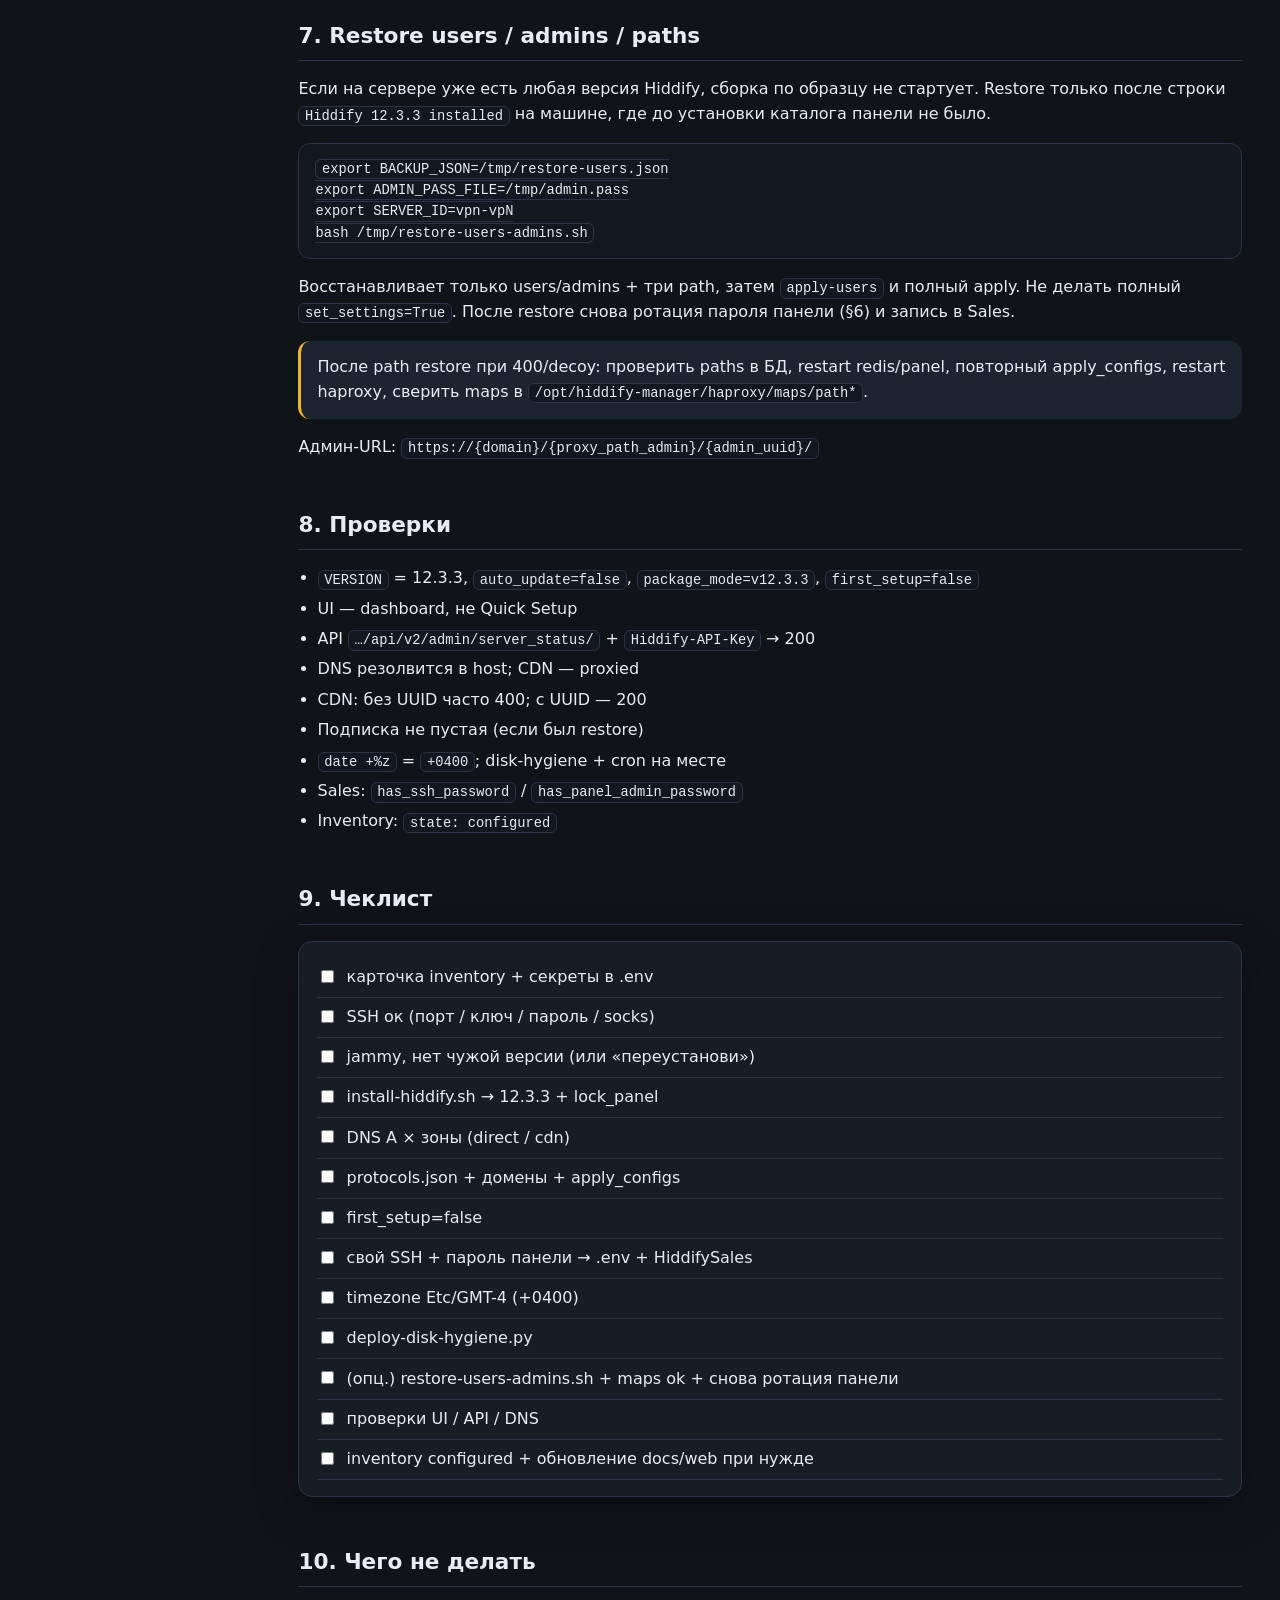
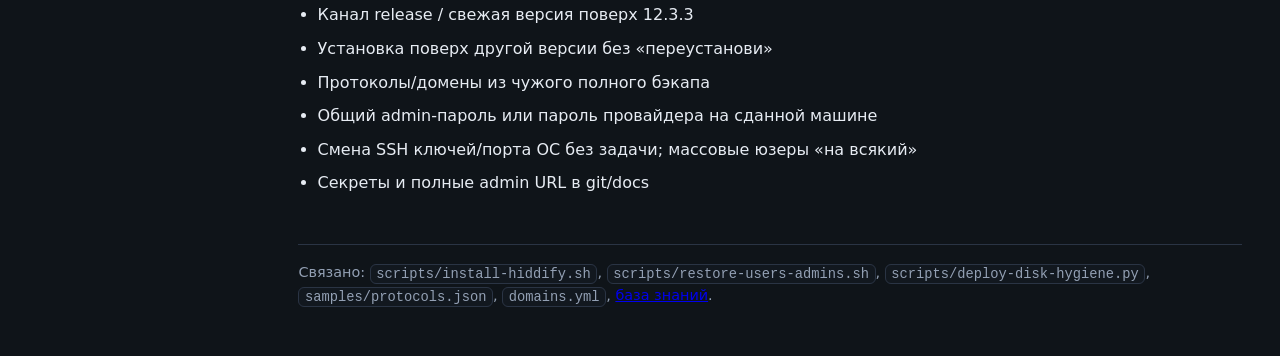
<file: docs/web/obrazec.html>
<!DOCTYPE html>
<html lang="ru">
<head>
  <meta charset="utf-8" />
  <meta name="viewport" content="width=device-width, initial-scale=1" />
  <title>Сборка по образцу — Hiddify Park</title>
  <link rel="stylesheet" href="styles.css" />
  <style>
    .doc-nav { display: flex; flex-wrap: wrap; gap: 0.5rem; margin: 1rem 0 1.5rem; }
    .doc-nav a {
      color: var(--muted); text-decoration: none;
      padding: 0.4rem 0.75rem; border-radius: 999px;
      border: 1px solid var(--line); background: var(--panel); font-size: 0.85rem;
    }
    .doc-nav a:hover { color: var(--text); border-color: var(--accent); }
    .checklist label {
      display: flex; gap: 0.6rem; align-items: flex-start;
      padding: 0.45rem 0; border-bottom: 1px solid var(--line);
    }
    .checklist input { margin-top: 0.3rem; }
    table.kv td:first-child { width: 38%; color: var(--muted); white-space: nowrap; }
    .back { display: inline-block; margin-bottom: 1rem; color: var(--accent); text-decoration: none; }
  </style>
</head>
<body>
  <div class="layout">
    <aside class="sidebar">
      <div class="brand">
        <div class="brand-mark">HM</div>
        <div>
          <div class="brand-title">Образец</div>
          <div class="brand-sub">runbook сборки</div>
        </div>
      </div>
      <nav>
        <a href="index.html">← База знаний</a>
        <a href="#what">Что такое образец</a>
        <a href="#inputs">Входные данные</a>
        <a href="#pre">Предусловия</a>
        <a href="#install">Установка 12.3.3</a>
        <a href="#dns">DNS</a>
        <a href="#profile">Профиль</a>
        <a href="#harden">Секреты / TZ / чистка</a>
        <a href="#restore">Restore</a>
        <a href="#verify">Проверки</a>
        <a href="#checklist">Чеклист</a>
        <a href="#dont">Не делать</a>
      </nav>
    </aside>

    <main class="content">
      <a class="back" href="index.html">← К базе знаний парка</a>
      <header class="page-header">
        <h1>Подробная инструкция: сборка по образцу</h1>
        <p class="lede">Как довести один VPS до эталона парка: Hiddify 12.3.3, DNS, протоколы из samples, опциональный restore users/paths. Markdown-копия: <code>docs/obrazec-sborka.md</code>.</p>
      </header>

      <div class="doc-nav">
        <a href="#what">образец</a>
        <a href="#install">install</a>
        <a href="#dns">DNS</a>
        <a href="#profile">профиль</a>
        <a href="#harden">секреты</a>
        <a href="#restore">restore</a>
        <a href="#verify">проверки</a>
      </div>

      <section id="what">
        <h2>0. Что считается «образцом»</h2>
        <div class="table-wrap">
          <table class="kv">
            <tbody>
              <tr><td>ОС</td><td>Ubuntu <strong>22.04 jammy</strong></td></tr>
              <tr><td>Hiddify</td><td><strong>12.3.3</strong> (<code>v12.3.3</code>), не канал release</td></tr>
              <tr><td>auto_update</td><td><code>false</code></td></tr>
              <tr><td>package_mode</td><td><code>v12.3.3</code></td></tr>
              <tr><td>admin_lang / lang</td><td><code>ru</code></td></tr>
              <tr><td>country</td><td><code>other</code></td></tr>
              <tr><td>first_setup</td><td><code>false</code></td></tr>
              <tr><td>Протоколы</td><td>только <code>samples/protocols.json</code></td></tr>
              <tr><td>Домены</td><td>зоны из <code>domains.yml</code>, метка <code>subdomain</code></td></tr>
              <tr><td>Режим домена</td><td>обычно <code>direct</code>; CDN → <code>cdn</code> + CF proxied</td></tr>
              <tr><td>Пароль владельца</td><td>Свой длинный → Sales <code>panel_admin_password</code> (не общий env на сдаче)</td></tr>
              <tr><td>Пароль SSH</td><td>Свой длинный → <code>.env</code> + Sales <code>ssh_password</code></td></tr>
              <tr><td>Часовой пояс</td><td><code>Etc/GMT-4</code> (UTC+4)</td></tr>
              <tr><td>Чистка диска</td><td><code>deploy-disk-hygiene.py</code> + cron</td></tr>
              <tr><td>Users</td><td>не плодить «на всякий»; restore из бэкапа <em>этой</em> машины</td></tr>
            </tbody>
          </table>
        </div>
        <div class="callout warn">Полный дамп чужой панели не источник протоколов и доменов.</div>
      </section>

      <section id="inputs">
        <h2>1. Входные данные</h2>
        <ol class="steps">
          <li>Селектор inventory: <code>id</code> (пример <code>vpn-vp2</code>). Без селектора на парк не идти.</li>
          <li>Карточка: <code>host</code>, SSH, <code>subdomain</code>, <code>cloudflare_zones</code>, <code>desired.domain_modes</code>.</li>
          <li>Локальный <code>.env</code>: SSH-секрет, <code>CLOUDFLARE_API_TOKEN</code>, <code>HIDDIFY_ADMIN_PASSWORD</code>.</li>
          <li>Для restore: бэкап в <code>backups/&lt;id&gt;/</code> с <code>admin_users</code>, <code>users</code> и тремя path в <code>hconfigs</code>.</li>
        </ol>
      </section>

      <section id="pre">
        <h2>2. Предусловия</h2>
        <pre><code>. /etc/os-release &amp;&amp; echo "$VERSION_CODENAME"   # jammy
test -f /opt/hiddify-manager/VERSION &amp;&amp; cat /opt/hiddify-manager/VERSION || echo NO_HIDDIFY</code></pre>
        <div class="table-wrap">
          <table>
            <thead><tr><th>Факт</th><th>Действие</th></tr></thead>
            <tbody>
              <tr><td>Нет Hiddify</td><td>ставить §3</td></tr>
              <tr><td><code>VERSION=12.3.3</code></td><td>не переустанавливать; DNS/профиль при необходимости</td></tr>
              <tr><td>Другая версия</td><td><strong>стоп</strong>, пока не скажут «переустанови»</td></tr>
              <tr><td>Нет SSH</td><td>чинить доступ (порт / пароль / SOCKS)</td></tr>
            </tbody>
          </table>
        </div>
        <p>Особые доступы: <code>vpn-vp6</code> порт <strong>22022</strong>; <code>vpn-vp2</code> — jump <code>192.168.1.152</code> + SOCKS <strong>1084/1085</strong>.</p>
      </section>

      <section id="install">
        <h2>3. Установка Hiddify 12.3.3</h2>
        <p>Только <code>scripts/install-hiddify.sh</code> (идемпотентен). Заливать с LF.</p>
        <pre><code>scp scripts/install-hiddify.sh root@HOST:/tmp/install-hiddify.sh
ssh root@HOST 'sed -i "s/\r$//" /tmp/install-hiddify.sh && chmod 700 /tmp/install-hiddify.sh
setsid bash /tmp/install-hiddify.sh > /var/log/hiddify-install.log 2>&amp;1 &lt; /dev/null &amp;
echo $! > /var/log/hiddify-install.pid'</code></pre>
        <p>Скрипт: apt upgrade → sysctl IPv6 off → swap → HAProxy 3.0 hold → download <code>v12.3.3</code> → <code>lock_panel</code>.</p>
        <p>Успех: в логе <code>Hiddify 12.3.3 installed</code>, файл <code>/opt/hiddify-manager/VERSION</code> = <code>12.3.3</code>.</p>
        <p>Временно можно поставить владельца из <code>HIDDIFY_ADMIN_PASSWORD</code>. До сдачи — свой длинный пароль панели и SSH, синхрон в HiddifySales (§6).</p>
      </section>

      <section id="dns">
        <h2>4. DNS (Cloudflare)</h2>
        <p>Зоны: <code>sdfsdfsdfsd.store</code>, <code>losttv.site</code>, <code>linkusers3.online</code>.</p>
        <div class="grid-2">
          <div class="card">
            <h3>direct</h3>
            <p>A → <code>host</code>, <code>proxied: false</code>. В панели <code>DomainType.direct</code>.</p>
          </div>
          <div class="card">
            <h3>cdn</h3>
            <p>A → <code>host</code>, <code>proxied: true</code>. В панели <code>DomainType.cdn</code>. Inventory: <code>domain_modes: [cdn]</code>.</p>
          </div>
        </div>
        <p>Токен <code>CLOUDFLARE_API_TOKEN</code>. Пустой subdomain — DNS не трогать. Корень зоны не занимать.</p>
      </section>

      <section id="profile">
        <h2>5. Профиль: домены + протоколы</h2>
        <ol class="steps">
          <li>Бэкап панели.</li>
          <li>Залить <code>/tmp/protocols.json</code> из <code>samples/protocols.json</code>.</li>
          <li>Добавить IP + домены <code>{subdomain}.*</code> (direct или cdn).</li>
          <li>Применить hconfigs/proxies из JSON; снова lock-поля и <code>first_setup=false</code>.</li>
          <li>Снять в inventory: <code>admin_uuid</code>, paths.</li>
          <li><code>apply_configs.sh --no-gui --no-log</code> (при сомнении — дважды).</li>
          <li>Ещё раз <code>first_setup=false</code>.</li>
        </ol>
      </section>

      <section id="harden">
        <h2>6. Секреты, часовой пояс, чистка</h2>
        <ol class="steps">
          <li>Свой длинный пароль панели → <code>AdminUser.update_password</code> → <code>PATCH panel_admin_password</code> в HiddifySales.</li>
          <li>Свой длинный SSH → <code>chpasswd</code> → обновить <code>.env</code> → проверить вход → <code>PATCH ssh_password</code>.</li>
          <li><code>timedatectl set-timezone Etc/GMT-4</code> (ожидание <code>+0400</code>).</li>
          <li><code>python scripts/deploy-disk-hygiene.py --no-test &lt;id&gt;</code> (btmp, journal, старые бэкапы; при timeout — SOCKS).</li>
        </ol>
        <p>В ответах API только флаги <code>has_*</code>. Секреты в git/docs/Telegram не писать. Общий <code>HIDDIFY_ADMIN_PASSWORD</code> и пароль провайдера на сданной машине не оставлять.</p>
      </section>

      <section id="restore">
        <h2>7. Restore users / admins / paths</h2>
        <p>Если на сервере уже есть любая версия Hiddify, сборка по образцу не стартует. Restore только после строки <code>Hiddify 12.3.3 installed</code> на машине, где до установки каталога панели не было.</p>
        <pre><code>export BACKUP_JSON=/tmp/restore-users.json
export ADMIN_PASS_FILE=/tmp/admin.pass
export SERVER_ID=vpn-vpN
bash /tmp/restore-users-admins.sh</code></pre>
        <p>Восстанавливает только users/admins + три path, затем <code>apply-users</code> и полный apply. Не делать полный <code>set_settings=True</code>. После restore снова ротация пароля панели (§6) и запись в Sales.</p>
        <div class="callout warn">
          После path restore при 400/decoy: проверить paths в БД, restart redis/panel, повторный apply_configs, restart haproxy, сверить maps в <code>/opt/hiddify-manager/haproxy/maps/path*</code>.
        </div>
        <p>Админ-URL: <code>https://{domain}/{proxy_path_admin}/{admin_uuid}/</code></p>
      </section>

      <section id="verify">
        <h2>8. Проверки</h2>
        <ul>
          <li><code>VERSION</code> = 12.3.3, <code>auto_update=false</code>, <code>package_mode=v12.3.3</code>, <code>first_setup=false</code></li>
          <li>UI — dashboard, не Quick Setup</li>
          <li>API <code>…/api/v2/admin/server_status/</code> + <code>Hiddify-API-Key</code> → 200</li>
          <li>DNS резолвится в host; CDN — proxied</li>
          <li>CDN: без UUID часто 400; с UUID — 200</li>
          <li>Подписка не пустая (если был restore)</li>
          <li><code>date +%z</code> = <code>+0400</code>; disk-hygiene + cron на месте</li>
          <li>Sales: <code>has_ssh_password</code> / <code>has_panel_admin_password</code></li>
          <li>Inventory: <code>state: configured</code></li>
        </ul>
      </section>

      <section id="checklist">
        <h2>9. Чеклист</h2>
        <div class="card checklist">
          <label><input type="checkbox" /> карточка inventory + секреты в .env</label>
          <label><input type="checkbox" /> SSH ок (порт / ключ / пароль / socks)</label>
          <label><input type="checkbox" /> jammy, нет чужой версии (или «переустанови»)</label>
          <label><input type="checkbox" /> install-hiddify.sh → 12.3.3 + lock_panel</label>
          <label><input type="checkbox" /> DNS A × зоны (direct / cdn)</label>
          <label><input type="checkbox" /> protocols.json + домены + apply_configs</label>
          <label><input type="checkbox" /> first_setup=false</label>
          <label><input type="checkbox" /> свой SSH + пароль панели → .env + HiddifySales</label>
          <label><input type="checkbox" /> timezone Etc/GMT-4 (+0400)</label>
          <label><input type="checkbox" /> deploy-disk-hygiene.py</label>
          <label><input type="checkbox" /> (опц.) restore-users-admins.sh + maps ok + снова ротация панели</label>
          <label><input type="checkbox" /> проверки UI / API / DNS</label>
          <label><input type="checkbox" /> inventory configured + обновление docs/web при нужде</label>
        </div>
      </section>

      <section id="dont">
        <h2>10. Чего не делать</h2>
        <ul class="pitfalls">
          <li>Канал release / свежая версия поверх 12.3.3</li>
          <li>Установка поверх другой версии без «переустанови»</li>
          <li>Протоколы/домены из чужого полного бэкапа</li>
          <li>Общий admin-пароль или пароль провайдера на сданной машине</li>
          <li>Смена SSH ключей/порта ОС без задачи; массовые юзеры «на всякий»</li>
          <li>Секреты и полные admin URL в git/docs</li>
        </ul>
      </section>

      <footer class="page-footer">
        Связано: <code>scripts/install-hiddify.sh</code>, <code>scripts/restore-users-admins.sh</code>, <code>scripts/deploy-disk-hygiene.py</code>, <code>samples/protocols.json</code>, <code>domains.yml</code>, <a href="index.html">база знаний</a>.
      </footer>
    </main>
  </div>
</body>
</html>
</file>
<file: docs/web/styles.css>
:root {
  --bg: #0f1419;
  --panel: #171d25;
  --panel-2: #1c2430;
  --line: #2a3444;
  --text: #e7ecf3;
  --muted: #93a0b4;
  --accent: #3dd6c6;
  --accent-2: #f0b429;
  --ok: #3ecf8e;
  --bad: #ff6b6b;
  --warn: #f0b429;
  --shadow: 0 12px 40px rgba(0, 0, 0, 0.35);
  --radius: 14px;
  --font: "Segoe UI", "IBM Plex Sans", system-ui, sans-serif;
  --mono: "Cascadia Code", "Consolas", ui-monospace, monospace;
}

* { box-sizing: border-box; }
html { scroll-behavior: smooth; }
body {
  margin: 0;
  font-family: var(--font);
  color: var(--text);
  background:
    radial-gradient(1200px 600px at 10% -10%, #1a2a33 0%, transparent 55%),
    radial-gradient(900px 500px at 100% 0%, #243018 0%, transparent 50%),
    var(--bg);
  line-height: 1.55;
}

.layout {
  display: grid;
  grid-template-columns: 260px 1fr;
  min-height: 100vh;
}

.sidebar {
  position: sticky;
  top: 0;
  height: 100vh;
  padding: 1.25rem 1rem;
  border-right: 1px solid var(--line);
  background: rgba(15, 20, 25, 0.92);
  backdrop-filter: blur(8px);
  overflow: auto;
}

.brand {
  display: flex;
  gap: 0.75rem;
  align-items: center;
  margin-bottom: 1.5rem;
  padding: 0.25rem 0.5rem;
}
.brand-mark {
  width: 42px; height: 42px;
  border-radius: 12px;
  display: grid; place-items: center;
  font-weight: 700;
  letter-spacing: 0.02em;
  background: linear-gradient(135deg, #2a9d8f, #1b4332);
  color: #ecfffb;
}
.brand-title { font-weight: 700; }
.brand-sub { color: var(--muted); font-size: 0.85rem; }

nav { display: flex; flex-direction: column; gap: 0.25rem; }
nav a {
  color: var(--muted);
  text-decoration: none;
  padding: 0.55rem 0.75rem;
  border-radius: 10px;
  font-size: 0.95rem;
}
nav a:hover, nav a.active {
  color: var(--text);
  background: var(--panel-2);
}

.sidebar-note {
  margin-top: 1.5rem;
  padding: 0.75rem;
  color: var(--muted);
  font-size: 0.8rem;
  border: 1px dashed var(--line);
  border-radius: 10px;
}

.content {
  padding: 2rem clamp(1rem, 3vw, 3rem) 4rem;
  max-width: 1100px;
}

.page-header h1 {
  margin: 0 0 0.5rem;
  font-size: clamp(1.6rem, 2.5vw, 2.2rem);
  letter-spacing: -0.02em;
}
.lede { color: var(--muted); max-width: 60ch; margin-top: 0; }
.meta-row { display: flex; flex-wrap: wrap; gap: 0.5rem; margin: 1rem 0 0.5rem; }
.pill {
  display: inline-flex;
  align-items: center;
  gap: 0.35rem;
  padding: 0.3rem 0.7rem;
  border-radius: 999px;
  background: var(--panel);
  border: 1px solid var(--line);
  font-size: 0.85rem;
}
.pill.muted { color: var(--muted); }

section {
  margin-top: 2.5rem;
  padding-top: 0.5rem;
  scroll-margin-top: 1rem;
}
section h2 {
  margin: 0 0 1rem;
  font-size: 1.35rem;
  border-bottom: 1px solid var(--line);
  padding-bottom: 0.5rem;
}
section h3 { margin-top: 0; font-size: 1.05rem; }

.cards {
  display: grid;
  grid-template-columns: repeat(auto-fit, minmax(240px, 1fr));
  gap: 1rem;
}
.card {
  background: var(--panel);
  border: 1px solid var(--line);
  border-radius: var(--radius);
  padding: 1rem 1.1rem;
  box-shadow: var(--shadow);
}
.grid-2 {
  display: grid;
  grid-template-columns: repeat(auto-fit, minmax(280px, 1fr));
  gap: 1rem;
}

ul, ol { padding-left: 1.2rem; }
li { margin: 0.35rem 0; }
code, pre {
  font-family: var(--mono);
  font-size: 0.86rem;
}
code {
  background: #12181f;
  border: 1px solid var(--line);
  padding: 0.1rem 0.35rem;
  border-radius: 6px;
}
pre {
  background: #12181f;
  border: 1px solid var(--line);
  border-radius: 12px;
  padding: 0.9rem 1rem;
  overflow: auto;
}

.callout {
  margin: 1rem 0;
  padding: 0.9rem 1rem;
  border-radius: 12px;
  border-left: 3px solid var(--accent);
  background: var(--panel-2);
}
.callout.warn { border-left-color: var(--warn); }

.steps li { margin: 0.55rem 0; }

.toolbar {
  display: flex;
  flex-wrap: wrap;
  gap: 0.75rem;
  align-items: center;
  justify-content: space-between;
  margin-bottom: 0.75rem;
}
.toolbar input {
  flex: 1;
  min-width: 220px;
  background: var(--panel);
  border: 1px solid var(--line);
  color: var(--text);
  border-radius: 10px;
  padding: 0.65rem 0.85rem;
}
.legend {
  display: flex; flex-wrap: wrap; gap: 0.75rem;
  color: var(--muted); font-size: 0.85rem;
}
.dot {
  display: inline-block; width: 0.65rem; height: 0.65rem;
  border-radius: 50%; margin-right: 0.25rem;
}
.dot.ok { background: var(--ok); }
.dot.warn { background: var(--warn); }
.dot.bad { background: var(--bad); }
.dot.mute { background: #556274; }

.table-wrap {
  overflow: auto;
  border: 1px solid var(--line);
  border-radius: var(--radius);
  background: var(--panel);
}
table {
  width: 100%;
  border-collapse: collapse;
  font-size: 0.9rem;
}
th, td {
  text-align: left;
  padding: 0.65rem 0.75rem;
  border-bottom: 1px solid var(--line);
  vertical-align: top;
}
th {
  position: sticky; top: 0;
  background: #1a222d;
  color: var(--muted);
  font-weight: 600;
  white-space: nowrap;
}
tr:hover td { background: rgba(255,255,255,0.02); }
.ssh-badge {
  display: inline-block;
  padding: 0.15rem 0.5rem;
  border-radius: 999px;
  font-size: 0.78rem;
  font-weight: 600;
}
.dom-line {
  display: flex;
  align-items: center;
  gap: 0.4rem;
  margin: 0.12rem 0;
}
.dom-line code { font-size: 0.78rem; }
.ssh-badge.ok { background: rgba(62,207,142,0.15); color: var(--ok); }
.ssh-badge.warn { background: rgba(240,180,41,0.15); color: var(--warn); }
.ssh-badge.bad { background: rgba(255,107,107,0.15); color: var(--bad); }
.ssh-badge.mute { background: rgba(85,98,116,0.25); color: var(--muted); }

.summary-bar {
  margin-top: 0.75rem;
  color: var(--muted);
  font-size: 0.9rem;
}

.pitfalls li { margin: 0.55rem 0; }

.timeline {
  display: flex;
  flex-direction: column;
  gap: 0.75rem;
}
.tl-item {
  background: var(--panel);
  border: 1px solid var(--line);
  border-radius: 12px;
  padding: 0.85rem 1rem;
}
.tl-item time {
  display: block;
  color: var(--accent);
  font-size: 0.8rem;
  margin-bottom: 0.25rem;
  font-family: var(--mono);
}

.page-footer {
  margin-top: 3rem;
  padding-top: 1rem;
  border-top: 1px solid var(--line);
  color: var(--muted);
  font-size: 0.9rem;
}

@media (max-width: 900px) {
  .layout { grid-template-columns: 1fr; }
  .sidebar {
    position: relative;
    height: auto;
    border-right: none;
    border-bottom: 1px solid var(--line);
  }
  nav { flex-direction: row; flex-wrap: wrap; }
}
</file>
